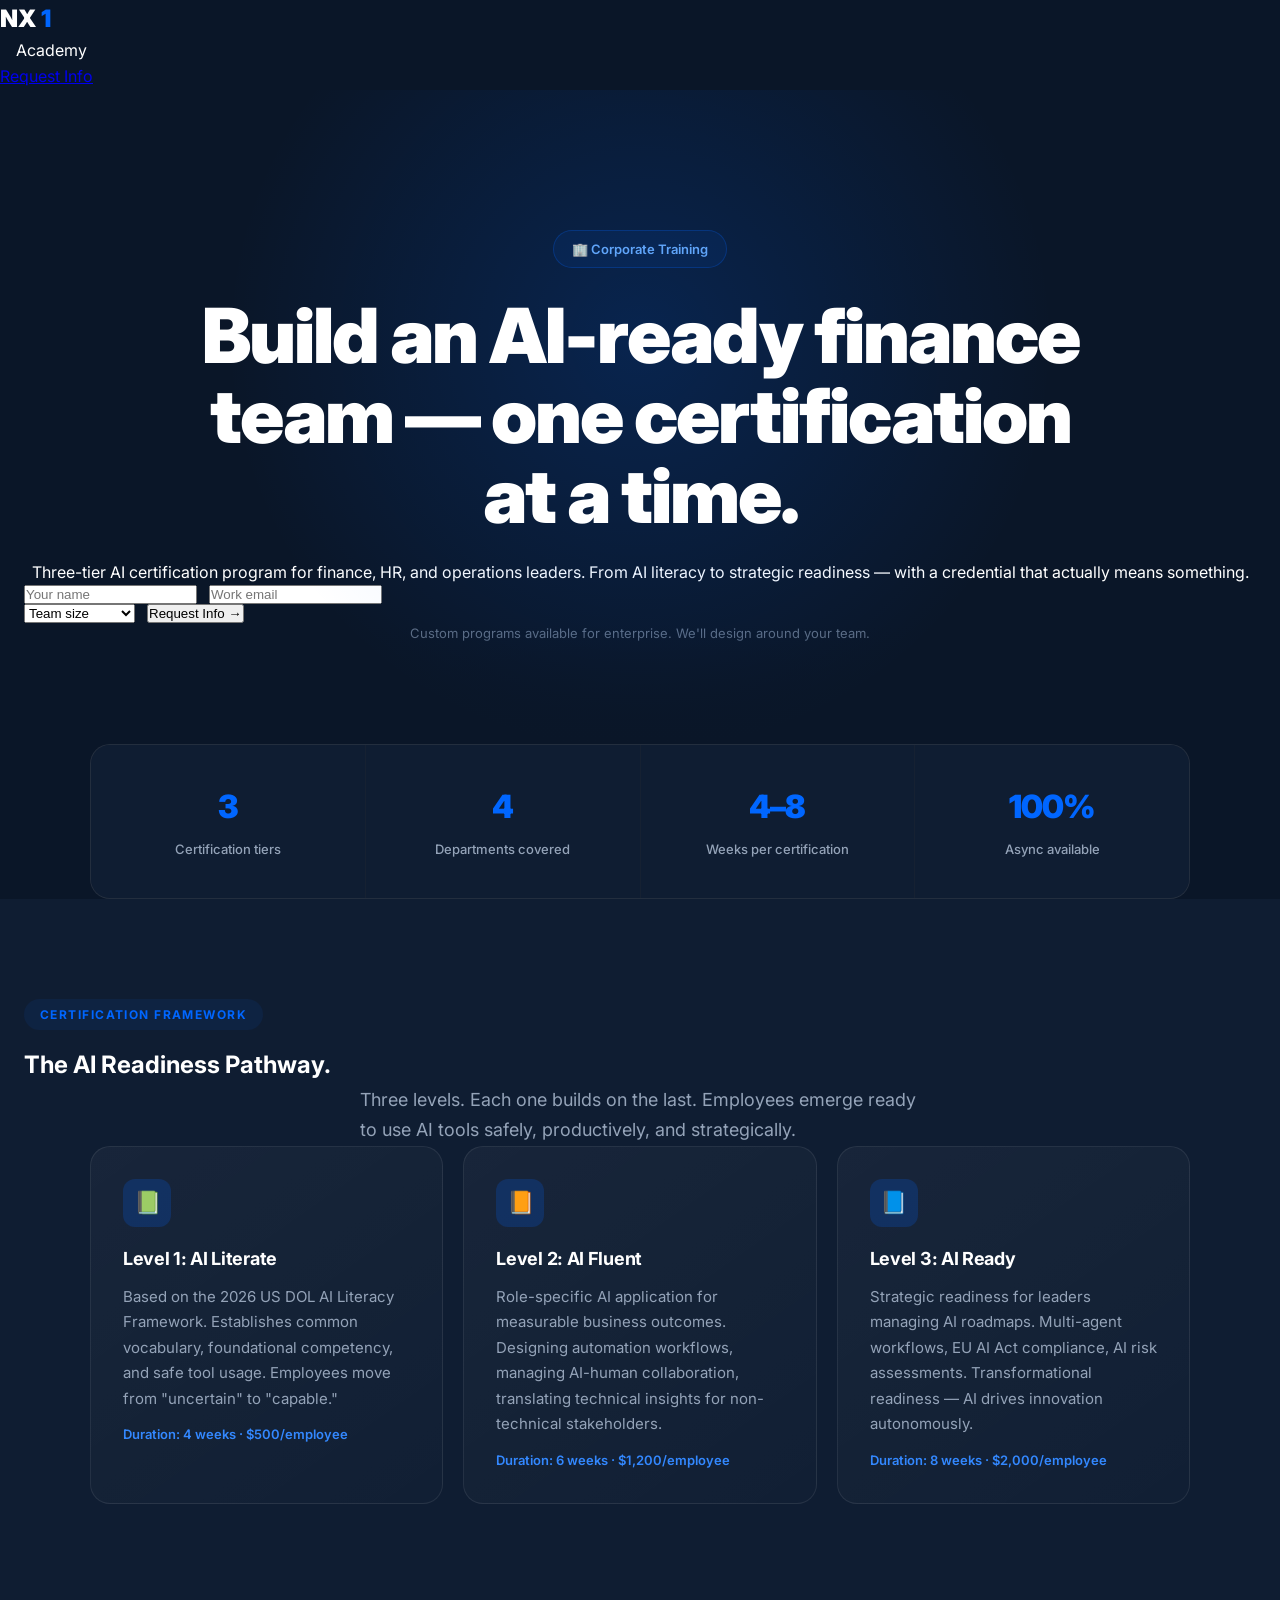
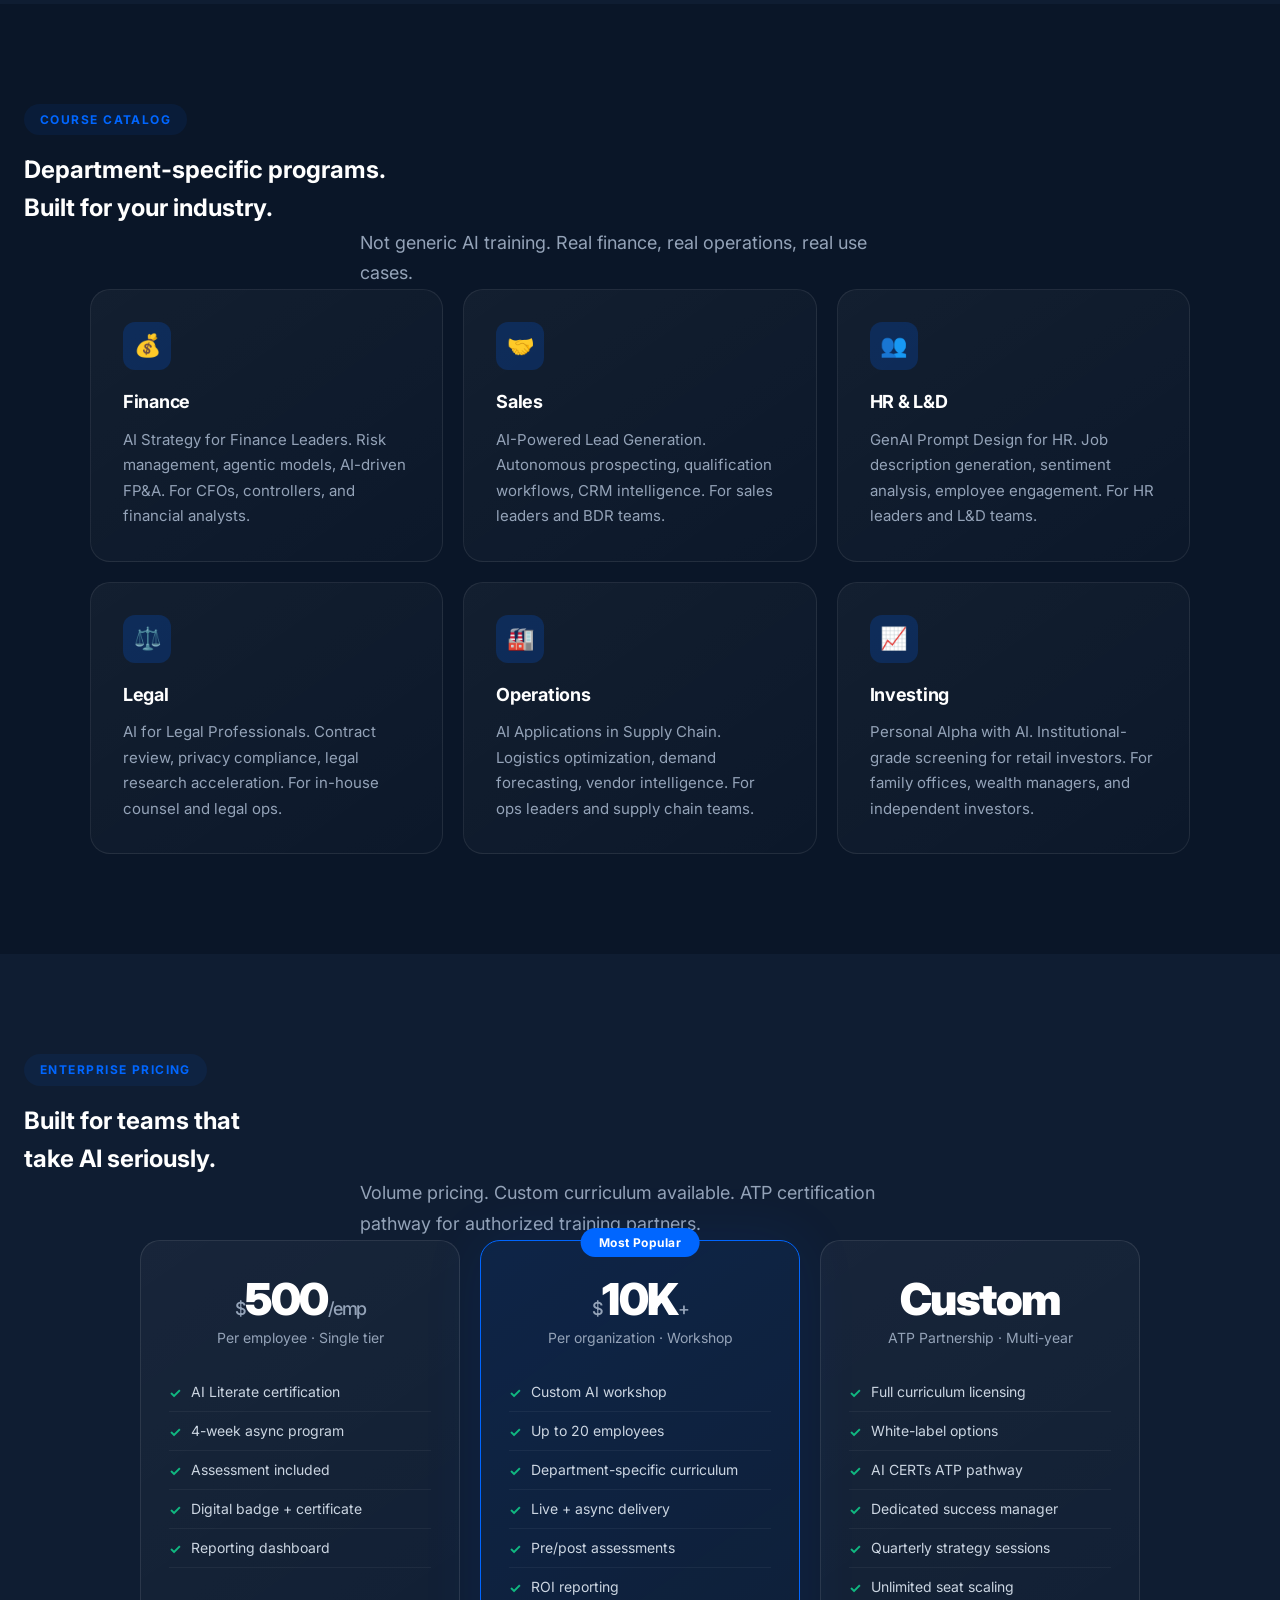
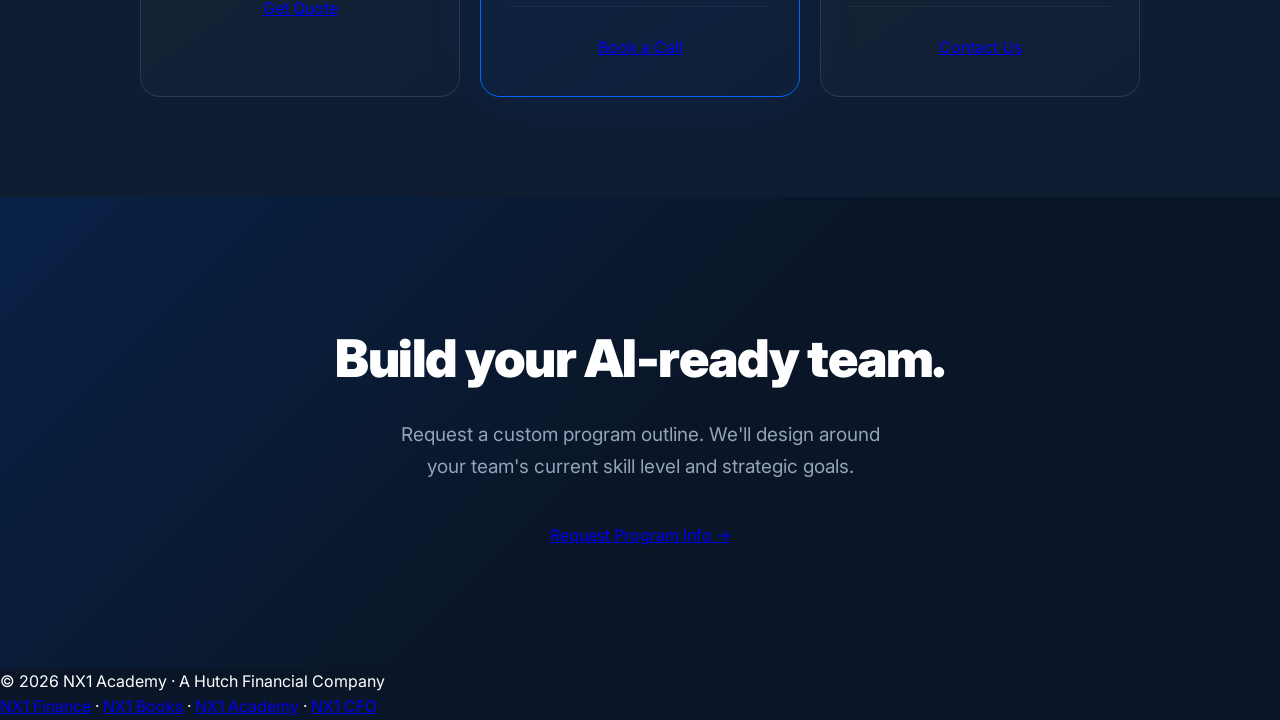
<file: academy.html>
<!DOCTYPE html>
<html lang="en">
<head>
  <meta charset="UTF-8">
  <meta name="viewport" content="width=device-width, initial-scale=1.0">
  <title>NX1 Academy — AI Certification for Finance Teams</title>
  <meta name="description" content="AI certification for your finance team. AI Literate → AI Fluent → AI Ready. Corporate training programs for HR, L&D, and CFOs building AI-ready organizations.">
  <link rel="stylesheet" href="css/styles.css">
  <link rel="icon" type="image/svg+xml" href="data:image/svg+xml,<svg xmlns='http://www.w3.org/2000/svg' viewBox='0 0 100 100'><text y='.9em' font-size='90'>⚡</text></svg>">
</head>
<body>

<nav>
  <div>
    <a href="index.html" class="nav-logo">NX<span>1</span></a>
    <span class="nav-brand" style="margin-left:16px;">Academy</span>
  </div>
  <a href="#waitlist" class="cta-btn">Request Info</a>
</nav>

<!-- HERO -->
<section class="hero">
  <div class="hero-badge">🏢 Corporate Training</div>
  <h1>Build an <span class="highlight">AI-ready</span> finance team — one certification at a time.</h1>
  <p class="sub">Three-tier AI certification program for finance, HR, and operations leaders. From AI literacy to strategic readiness — with a credential that actually means something.</p>

  <div id="waitlist">
    <form class="waitlist-form" id="academy-form" action="https://formspree.io/f/xvzvorjg" method="POST">
      <div class="form-row">
        <input type="text" name="name" placeholder="Your name" required>
        <input type="email" name="email" placeholder="Work email" required>
      </div>
      <div class="form-row">
        <select name="team_size" required>
          <option value="">Team size</option>
          <option>1–5 people</option>
          <option>6–20 people</option>
          <option>21–100 people</option>
          <option>100+ people</option>
        </select>
        <button type="submit">Request Info →</button>
      </div>
      <input type="hidden" name="product" value="NX1 Academy">
      <p class="form-note">Custom programs available for enterprise. We'll design around your team.</p>
    </form>
    <div class="success-msg" id="academy-success">✅ Inquiry received! Our team will be in touch within 24 hours.</div>
  </div>
</section>

<!-- STATS -->
<div class="stats-bar">
  <div class="stat-item"><span class="stat-num">3</span><span class="stat-label">Certification tiers</span></div>
  <div class="stat-item"><span class="stat-num">4</span><span class="stat-label">Departments covered</span></div>
  <div class="stat-item"><span class="stat-num">4–8</span><span class="stat-label">Weeks per certification</span></div>
  <div class="stat-item"><span class="stat-num">100%</span><span class="stat-label">Async available</span></div>
</div>

<!-- CERTIFICATION TIERS -->
<section class="section-dark">
  <p class="section-label">Certification Framework</p>
  <h2>The AI Readiness Pathway.</h2>
  <p class="section-sub">Three levels. Each one builds on the last. Employees emerge ready to use AI tools safely, productively, and strategically.</p>

  <div class="cards-grid">
    <div class="card">
      <div class="card-icon">📗</div>
      <h3>Level 1: AI Literate</h3>
      <p>Based on the 2026 US DOL AI Literacy Framework. Establishes common vocabulary, foundational competency, and safe tool usage. Employees move from "uncertain" to "capable."</p>
      <p style="margin-top:12px;color:var(--blue-light);font-size:13px;font-weight:600;">Duration: 4 weeks · $500/employee</p>
    </div>
    <div class="card">
      <div class="card-icon">📙</div>
      <h3>Level 2: AI Fluent</h3>
      <p>Role-specific AI application for measurable business outcomes. Designing automation workflows, managing AI-human collaboration, translating technical insights for non-technical stakeholders.</p>
      <p style="margin-top:12px;color:var(--blue-light);font-size:13px;font-weight:600;">Duration: 6 weeks · $1,200/employee</p>
    </div>
    <div class="card">
      <div class="card-icon">📘</div>
      <h3>Level 3: AI Ready</h3>
      <p>Strategic readiness for leaders managing AI roadmaps. Multi-agent workflows, EU AI Act compliance, AI risk assessments. Transformational readiness — AI drives innovation autonomously.</p>
      <p style="margin-top:12px;color:var(--blue-light);font-size:13px;font-weight:600;">Duration: 8 weeks · $2,000/employee</p>
    </div>
  </div>
</section>

<!-- DEPARTMENT CATALOG -->
<section>
  <p class="section-label">Course Catalog</p>
  <h2>Department-specific programs. <br>Built for your industry.</h2>
  <p class="section-sub">Not generic AI training. Real finance, real operations, real use cases.</p>

  <div class="cards-grid">
    <div class="card">
      <div class="card-icon">💰</div>
      <h3>Finance</h3>
      <p>AI Strategy for Finance Leaders. Risk management, agentic models, AI-driven FP&A. For CFOs, controllers, and financial analysts.</p>
    </div>
    <div class="card">
      <div class="card-icon">🤝</div>
      <h3>Sales</h3>
      <p>AI-Powered Lead Generation. Autonomous prospecting, qualification workflows, CRM intelligence. For sales leaders and BDR teams.</p>
    </div>
    <div class="card">
      <div class="card-icon">👥</div>
      <h3>HR & L&D</h3>
      <p>GenAI Prompt Design for HR. Job description generation, sentiment analysis, employee engagement. For HR leaders and L&D teams.</p>
    </div>
    <div class="card">
      <div class="card-icon">⚖️</div>
      <h3>Legal</h3>
      <p>AI for Legal Professionals. Contract review, privacy compliance, legal research acceleration. For in-house counsel and legal ops.</p>
    </div>
    <div class="card">
      <div class="card-icon">🏭</div>
      <h3>Operations</h3>
      <p>AI Applications in Supply Chain. Logistics optimization, demand forecasting, vendor intelligence. For ops leaders and supply chain teams.</p>
    </div>
    <div class="card">
      <div class="card-icon">📈</div>
      <h3>Investing</h3>
      <p>Personal Alpha with AI. Institutional-grade screening for retail investors. For family offices, wealth managers, and independent investors.</p>
    </div>
  </div>
</section>

<!-- PRICING -->
<section class="section-dark">
  <p class="section-label">Enterprise Pricing</p>
  <h2>Built for teams that <br>take AI seriously.</h2>
  <p class="section-sub">Volume pricing. Custom curriculum available. ATP certification pathway for authorized training partners.</p>

  <div class="pricing-grid">
    <div class="pricing-tier">
      <div class="price"><span>$</span>500<span>/emp</span></div>
      <div class="price-note">Per employee · Single tier</div>
      <ul>
        <li>AI Literate certification</li>
        <li>4-week async program</li>
        <li>Assessment included</li>
        <li>Digital badge + certificate</li>
        <li>Reporting dashboard</li>
      </ul>
      <a href="#waitlist" class="cta-btn" style="display:block;text-align:center;">Get Quote</a>
    </div>
    <div class="pricing-tier featured">
      <div class="price"><span>$</span>10K<span>+ </span></div>
      <div class="price-note">Per organization · Workshop</div>
      <ul>
        <li>Custom AI workshop</li>
        <li>Up to 20 employees</li>
        <li>Department-specific curriculum</li>
        <li>Live + async delivery</li>
        <li>Pre/post assessments</li>
        <li>ROI reporting</li>
      </ul>
      <a href="#waitlist" class="cta-btn" style="display:block;text-align:center;">Book a Call</a>
    </div>
    <div class="pricing-tier">
      <div class="price">Custom</div>
      <div class="price-note">ATP Partnership · Multi-year</div>
      <ul>
        <li>Full curriculum licensing</li>
        <li>White-label options</li>
        <li>AI CERTs ATP pathway</li>
        <li>Dedicated success manager</li>
        <li>Quarterly strategy sessions</li>
        <li>Unlimited seat scaling</li>
      </ul>
      <a href="#waitlist" class="cta-btn" style="display:block;text-align:center;">Contact Us</a>
    </div>
  </div>
</section>

<!-- CTA -->
<section class="cta-section">
  <h2>Build your AI-ready team.</h2>
  <p>Request a custom program outline. We'll design around your team's current skill level and strategic goals.</p>
  <a href="#waitlist" class="cta-btn" style="font-size:16px;padding:14px 32px;">Request Program Info →</a>
</section>

<!-- FOOTER -->
<footer>
  <div>© 2026 NX1 Academy · A Hutch Financial Company</div>
  <div>
    <a href="index.html">NX1 Finance</a> ·
    <a href="books.html">NX1 Books</a> ·
    <a href="academy.html">NX1 Academy</a> ·
    <a href="cfo.html">NX1 CFO</a>
  </div>
</footer>

<script>
  document.getElementById('academy-form').addEventListener('submit', function(e) {
    e.preventDefault();
    var form = this;
    var btn = form.querySelector('button');
    btn.textContent = 'Submitting...';
    btn.disabled = true;
    fetch(form.action, { method: 'POST', body: new FormData(form), headers: { 'Accept': 'application/json' } })
      .then(function() {
        form.style.display = 'none';
        document.getElementById('academy-success').style.display = 'block';
      })
      .catch(function() {
        btn.textContent = 'Request Info →';
        btn.disabled = false;
      });
  });
</script>

</body>
</html>
</file>
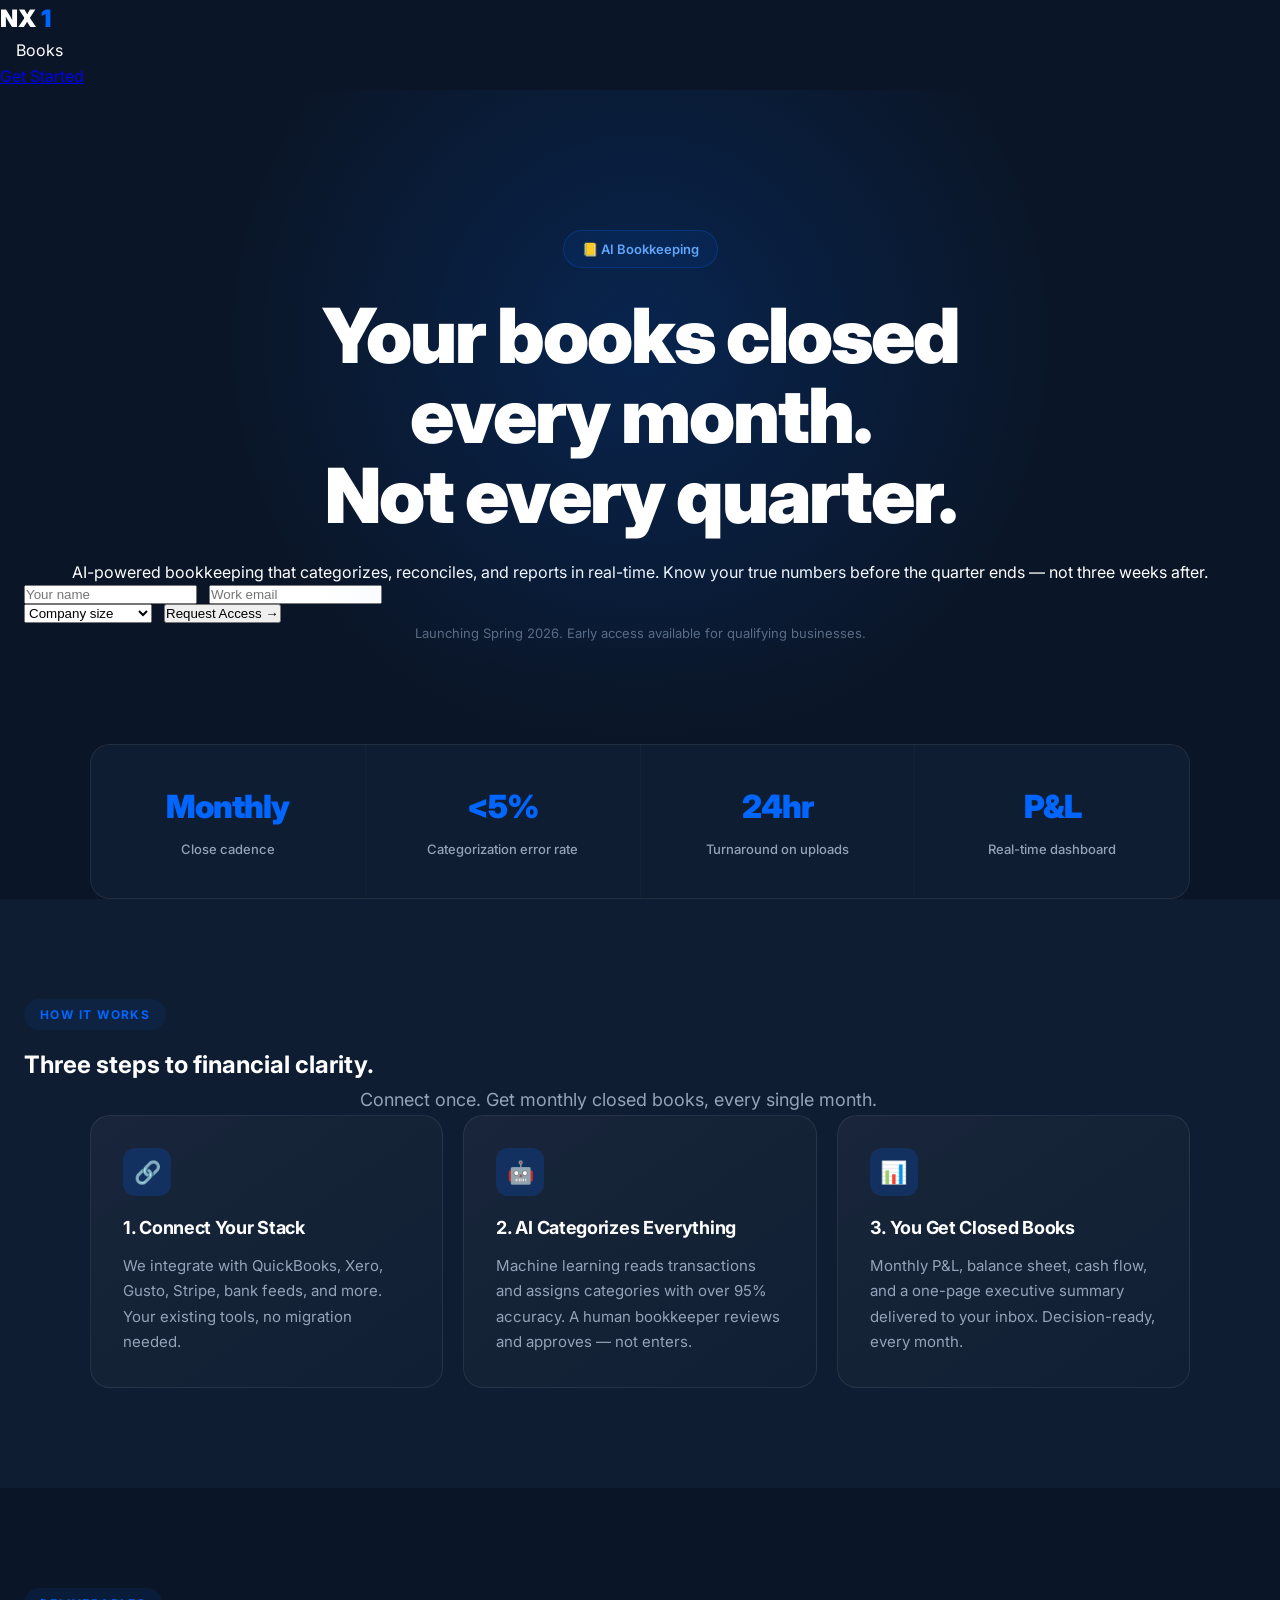
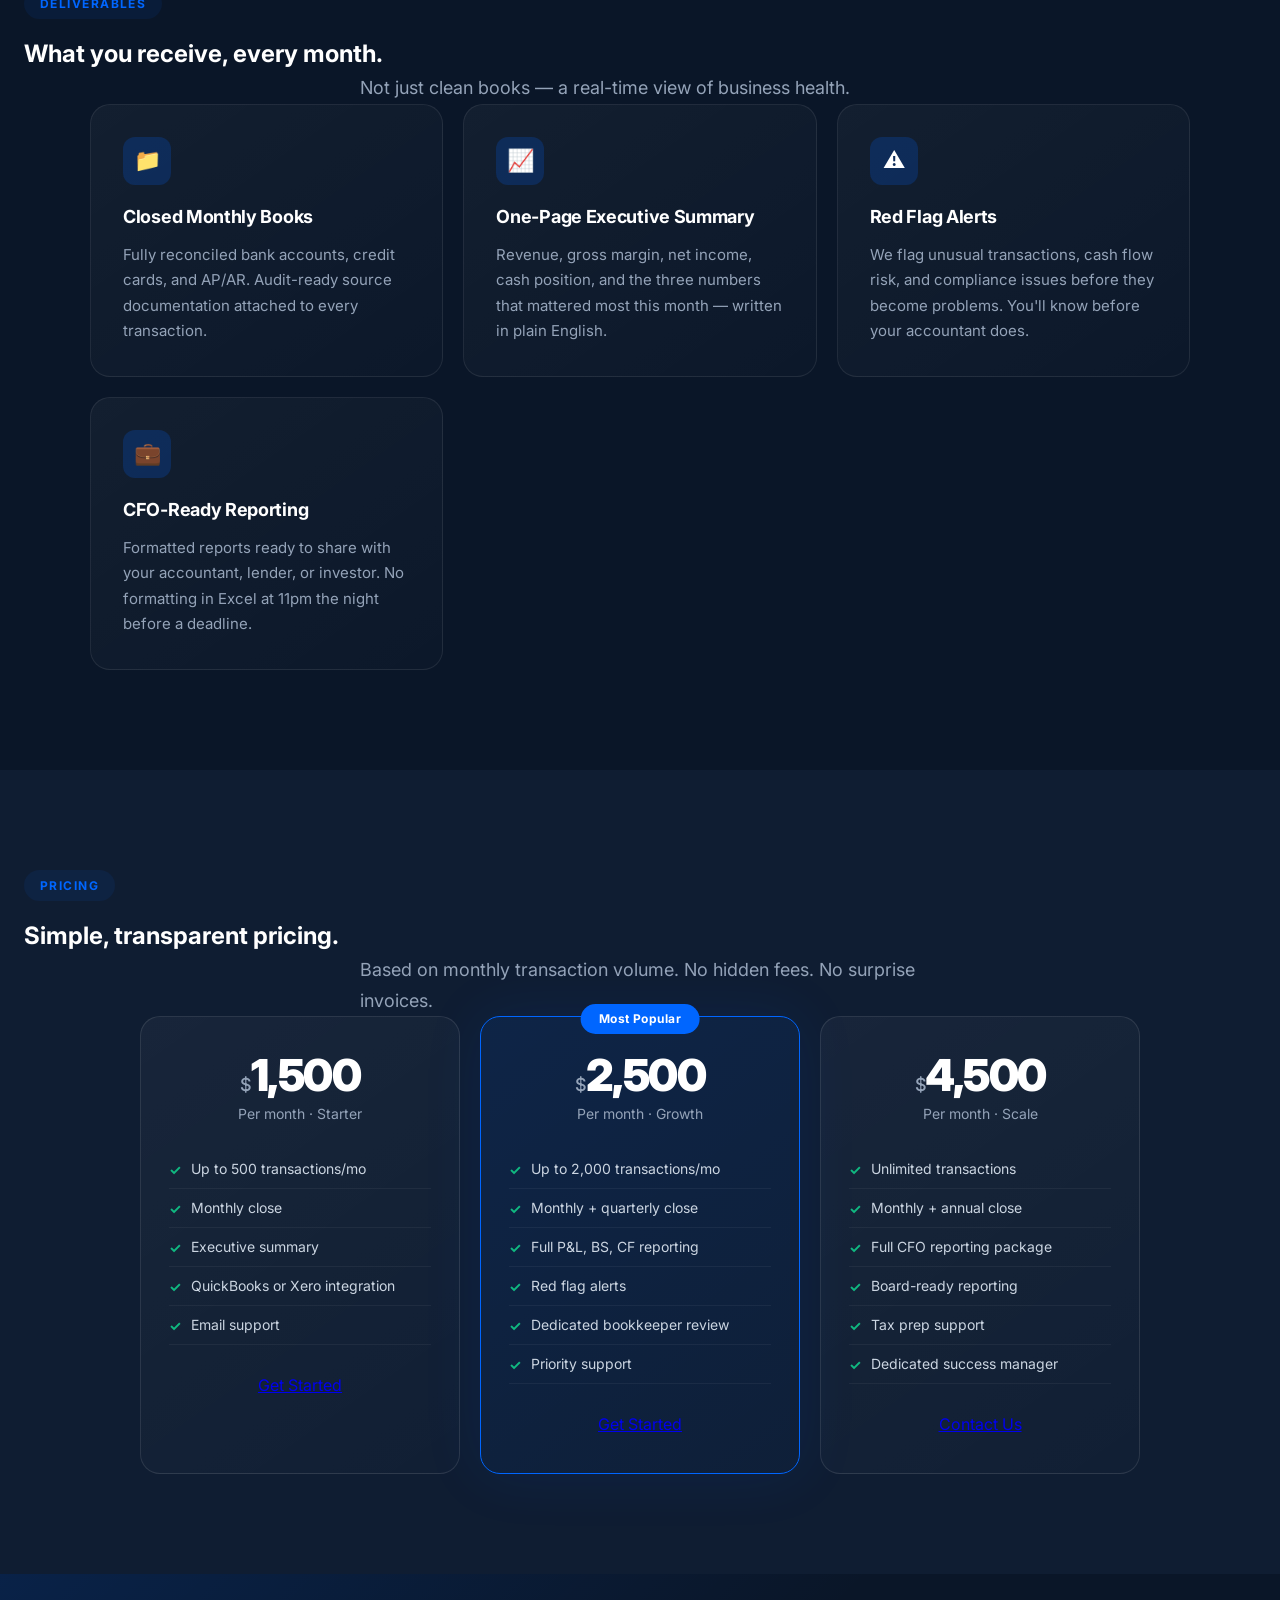
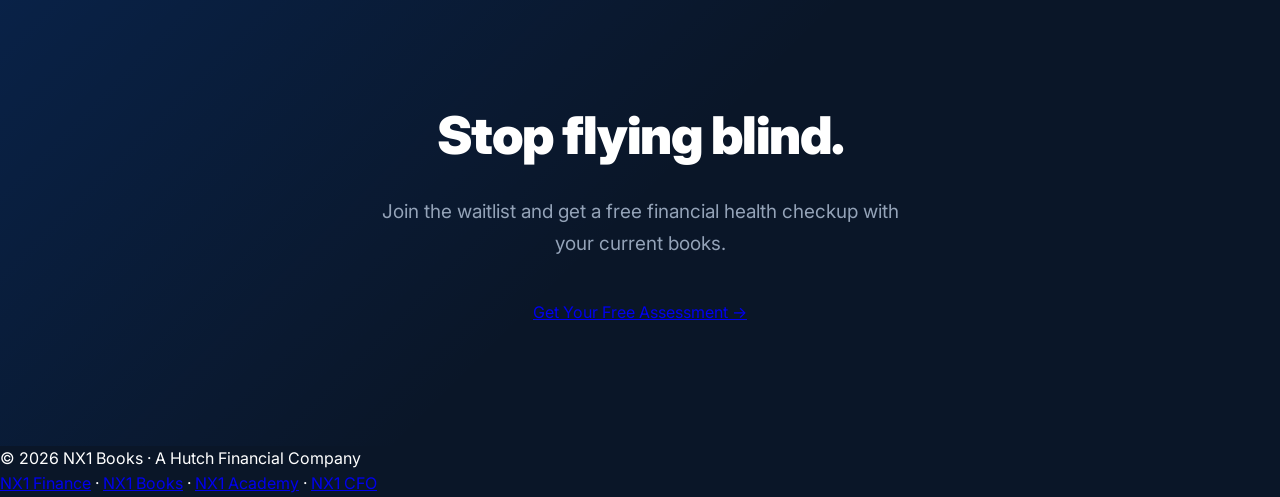
<file: books.html>
<!DOCTYPE html>
<html lang="en">
<head>
  <meta charset="UTF-8">
  <meta name="viewport" content="width=device-width, initial-scale=1.0">
  <title>NX1 Books — AI-Powered Bookkeeping for Growing Businesses</title>
  <meta name="description" content="Financial closed books every month — not every quarter. NX1 Books uses AI to categorize, reconcile, and report so you can make decisions with real numbers.">
  <link rel="stylesheet" href="css/styles.css">
  <link rel="icon" type="image/svg+xml" href="data:image/svg+xml,<svg xmlns='http://www.w3.org/2000/svg' viewBox='0 0 100 100'><text y='.9em' font-size='90'>⚡</text></svg>">
</head>
<body>

<nav>
  <div>
    <a href="index.html" class="nav-logo">NX<span>1</span></a>
    <span class="nav-brand" style="margin-left:16px;">Books</span>
  </div>
  <a href="#waitlist" class="cta-btn">Get Started</a>
</nav>

<!-- HERO -->
<section class="hero">
  <div class="hero-badge">📒 AI Bookkeeping</div>
  <h1>Your books closed <br><span class="highlight">every month.</span><br>Not every quarter.</h1>
  <p class="sub">AI-powered bookkeeping that categorizes, reconciles, and reports in real-time. Know your true numbers before the quarter ends — not three weeks after.</p>

  <div id="waitlist">
    <form class="waitlist-form" id="books-form" action="https://formspree.io/f/mqegkbjg" method="POST">
      <div class="form-row">
        <input type="text" name="name" placeholder="Your name" required>
        <input type="email" name="email" placeholder="Work email" required>
      </div>
      <div class="form-row">
        <select name="company_size" required>
          <option value="">Company size</option>
          <option>1–5 employees</option>
          <option>6–20 employees</option>
          <option>21–50 employees</option>
          <option>50+ employees</option>
        </select>
        <button type="submit">Request Access →</button>
      </div>
      <input type="hidden" name="product" value="NX1 Books">
      <p class="form-note">Launching Spring 2026. Early access available for qualifying businesses.</p>
    </form>
    <div class="success-msg" id="books-success">✅ You're on the list! We'll reach out to schedule your intro call.</div>
  </div>
</section>

<!-- STATS -->
<div class="stats-bar">
  <div class="stat-item"><span class="stat-num">Monthly</span><span class="stat-label">Close cadence</span></div>
  <div class="stat-item"><span class="stat-num">&lt;5%</span><span class="stat-label">Categorization error rate</span></div>
  <div class="stat-item"><span class="stat-num">24hr</span><span class="stat-label">Turnaround on uploads</span></div>
  <div class="stat-item"><span class="stat-num">P&L</span><span class="stat-label">Real-time dashboard</span></div>
</div>

<!-- HOW IT WORKS -->
<section class="section-dark">
  <p class="section-label">How It Works</p>
  <h2>Three steps to financial clarity.</h2>
  <p class="section-sub">Connect once. Get monthly closed books, every single month.</p>

  <div class="cards-grid">
    <div class="card">
      <div class="card-icon">🔗</div>
      <h3>1. Connect Your Stack</h3>
      <p>We integrate with QuickBooks, Xero, Gusto, Stripe, bank feeds, and more. Your existing tools, no migration needed.</p>
    </div>
    <div class="card">
      <div class="card-icon">🤖</div>
      <h3>2. AI Categorizes Everything</h3>
      <p>Machine learning reads transactions and assigns categories with over 95% accuracy. A human bookkeeper reviews and approves — not enters.</p>
    </div>
    <div class="card">
      <div class="card-icon">📊</div>
      <h3>3. You Get Closed Books</h3>
      <p>Monthly P&L, balance sheet, cash flow, and a one-page executive summary delivered to your inbox. Decision-ready, every month.</p>
    </div>
  </div>
</section>

<!-- WHAT YOU GET -->
<section>
  <p class="section-label">Deliverables</p>
  <h2>What you receive, every month.</h2>
  <p class="section-sub">Not just clean books — a real-time view of business health.</p>

  <div class="cards-grid">
    <div class="card">
      <div class="card-icon">📁</div>
      <h3>Closed Monthly Books</h3>
      <p>Fully reconciled bank accounts, credit cards, and AP/AR. Audit-ready source documentation attached to every transaction.</p>
    </div>
    <div class="card">
      <div class="card-icon">📈</div>
      <h3>One-Page Executive Summary</h3>
      <p>Revenue, gross margin, net income, cash position, and the three numbers that mattered most this month — written in plain English.</p>
    </div>
    <div class="card">
      <div class="card-icon">⚠️</div>
      <h3>Red Flag Alerts</h3>
      <p>We flag unusual transactions, cash flow risk, and compliance issues before they become problems. You'll know before your accountant does.</p>
    </div>
    <div class="card">
      <div class="card-icon">💼</div>
      <h3>CFO-Ready Reporting</h3>
      <p>Formatted reports ready to share with your accountant, lender, or investor. No formatting in Excel at 11pm the night before a deadline.</p>
    </div>
  </div>
</section>

<!-- PRICING -->
<section class="section-dark">
  <p class="section-label">Pricing</p>
  <h2>Simple, transparent pricing.</h2>
  <p class="section-sub">Based on monthly transaction volume. No hidden fees. No surprise invoices.</p>

  <div class="pricing-grid">
    <div class="pricing-tier">
      <div class="price"><span>$</span>1,500</div>
      <div class="price-note">Per month · Starter</div>
      <ul>
        <li>Up to 500 transactions/mo</li>
        <li>Monthly close</li>
        <li>Executive summary</li>
        <li>QuickBooks or Xero integration</li>
        <li>Email support</li>
      </ul>
      <a href="#waitlist" class="cta-btn" style="display:block;text-align:center;">Get Started</a>
    </div>
    <div class="pricing-tier featured">
      <div class="price"><span>$</span>2,500</div>
      <div class="price-note">Per month · Growth</div>
      <ul>
        <li>Up to 2,000 transactions/mo</li>
        <li>Monthly + quarterly close</li>
        <li>Full P&L, BS, CF reporting</li>
        <li>Red flag alerts</li>
        <li>Dedicated bookkeeper review</li>
        <li>Priority support</li>
      </ul>
      <a href="#waitlist" class="cta-btn" style="display:block;text-align:center;">Get Started</a>
    </div>
    <div class="pricing-tier">
      <div class="price"><span>$</span>4,500</div>
      <div class="price-note">Per month · Scale</div>
      <ul>
        <li>Unlimited transactions</li>
        <li>Monthly + annual close</li>
        <li>Full CFO reporting package</li>
        <li>Board-ready reporting</li>
        <li>Tax prep support</li>
        <li>Dedicated success manager</li>
      </ul>
      <a href="#waitlist" class="cta-btn" style="display:block;text-align:center;">Contact Us</a>
    </div>
  </div>
</section>

<!-- CTA -->
<section class="cta-section">
  <h2>Stop flying blind.</h2>
  <p>Join the waitlist and get a free financial health checkup with your current books.</p>
  <a href="#waitlist" class="cta-btn" style="font-size:16px;padding:14px 32px;">Get Your Free Assessment →</a>
</section>

<!-- FOOTER -->
<footer>
  <div>© 2026 NX1 Books · A Hutch Financial Company</div>
  <div>
    <a href="index.html">NX1 Finance</a> ·
    <a href="books.html">NX1 Books</a> ·
    <a href="academy.html">NX1 Academy</a> ·
    <a href="cfo.html">NX1 CFO</a>
  </div>
</footer>

<script>
  document.getElementById('books-form').addEventListener('submit', function(e) {
    e.preventDefault();
    var form = this;
    var btn = form.querySelector('button');
    btn.textContent = 'Submitting...';
    btn.disabled = true;
    fetch(form.action, { method: 'POST', body: new FormData(form), headers: { 'Accept': 'application/json' } })
      .then(function() {
        form.style.display = 'none';
        document.getElementById('books-success').style.display = 'block';
      })
      .catch(function() {
        btn.textContent = 'Request Access →';
        btn.disabled = false;
      });
  });
</script>

</body>
</html>
</file>
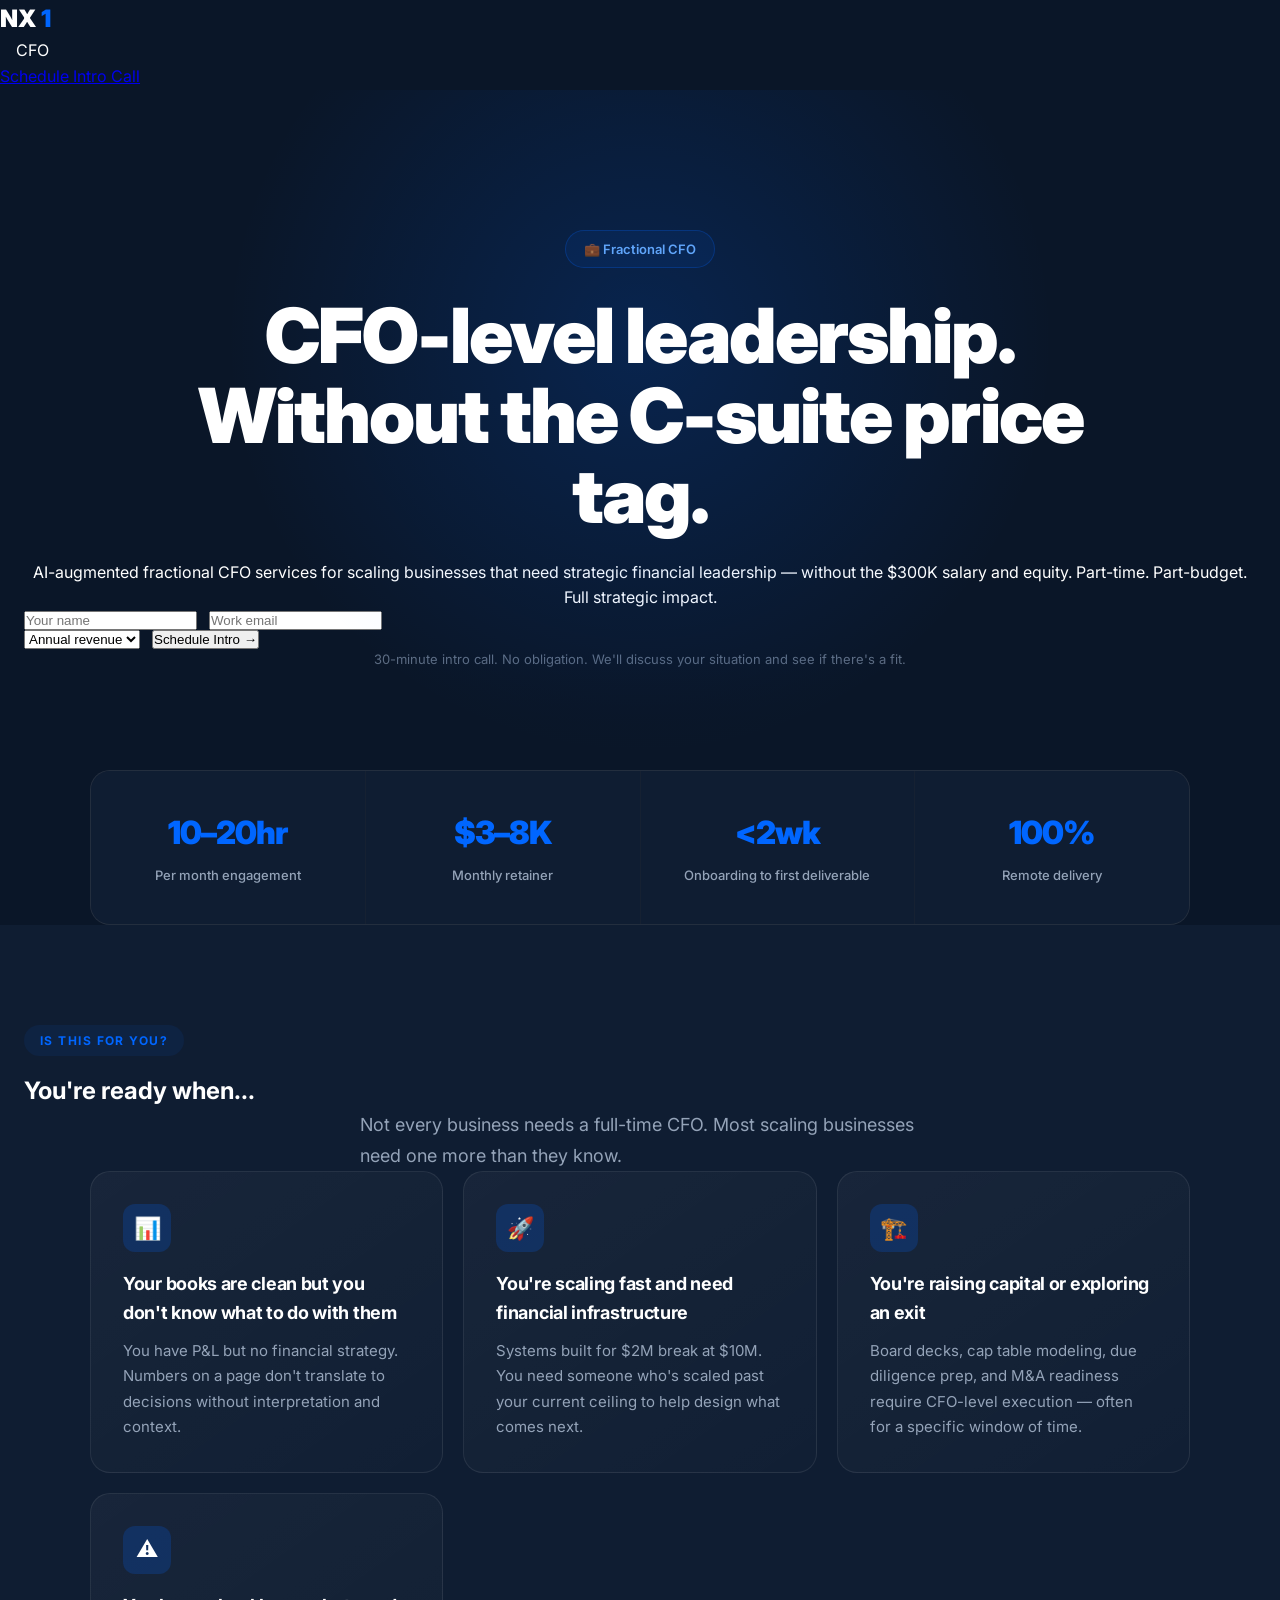
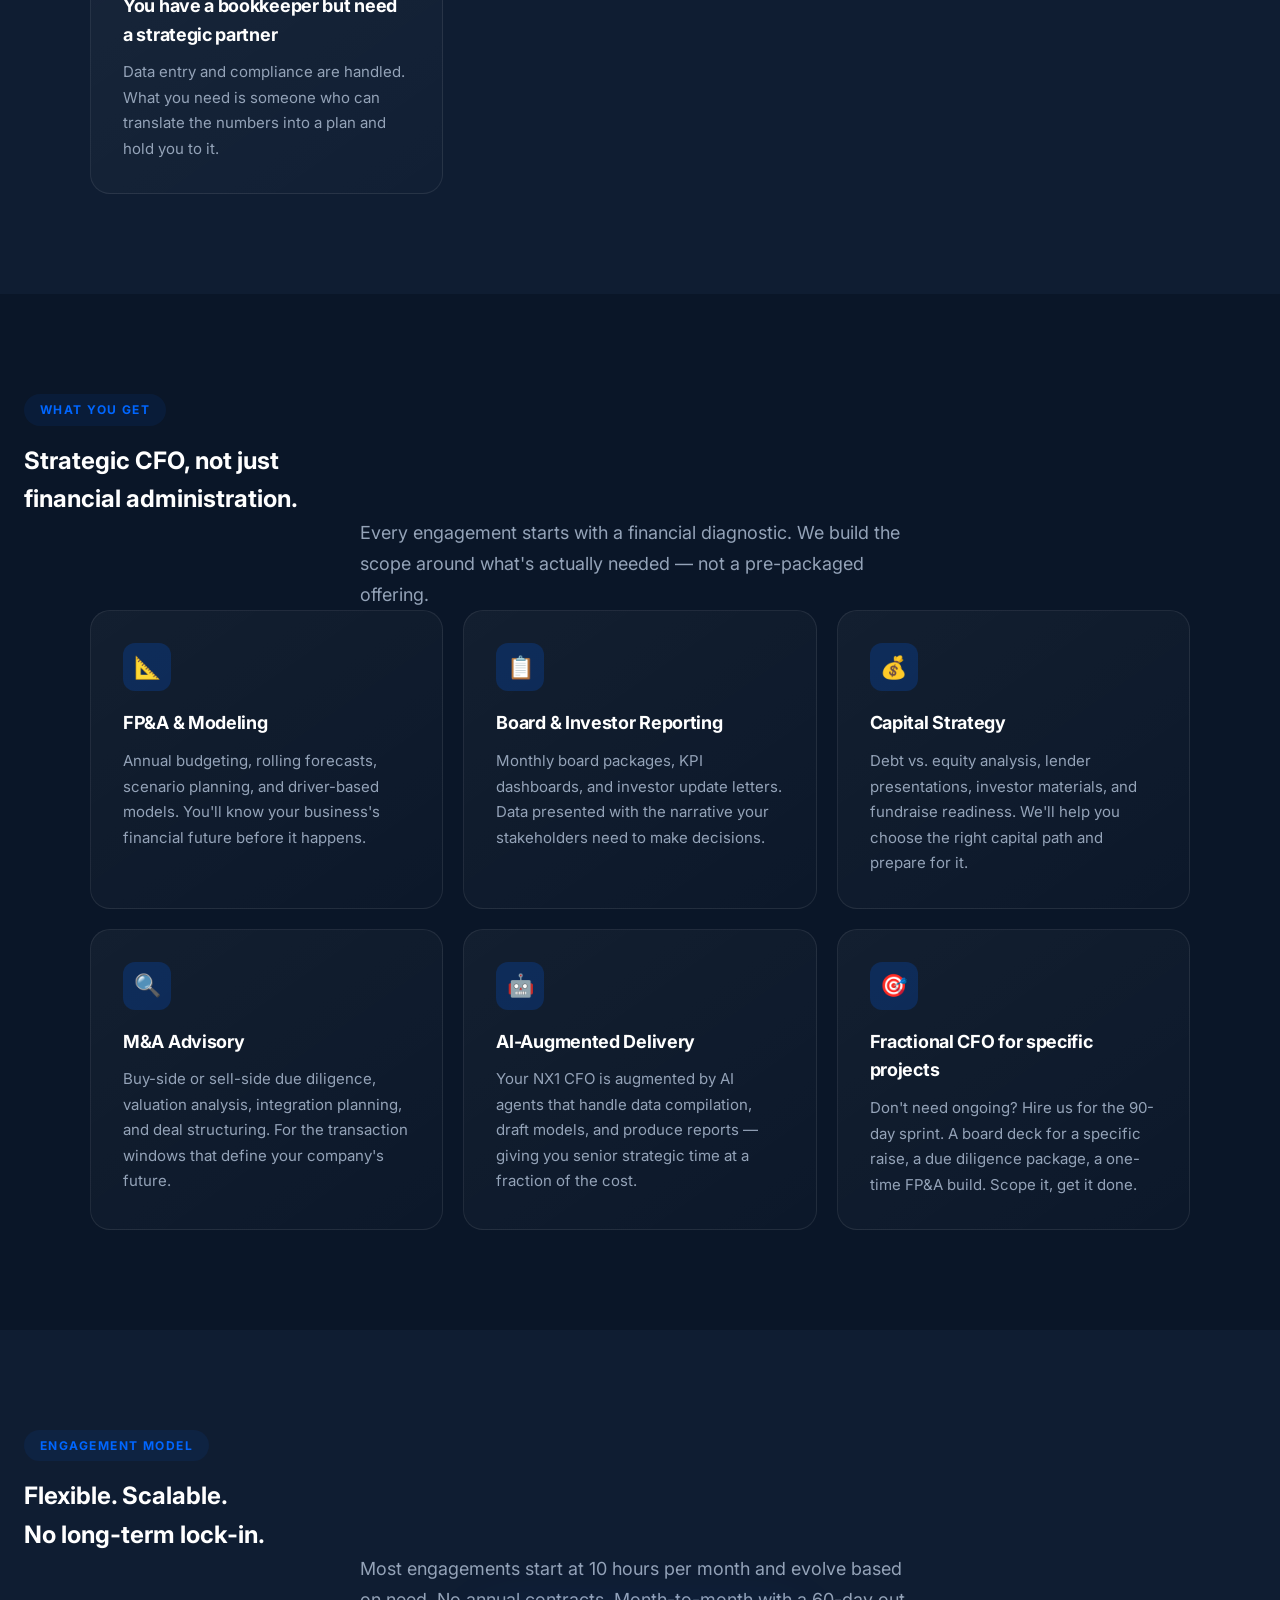
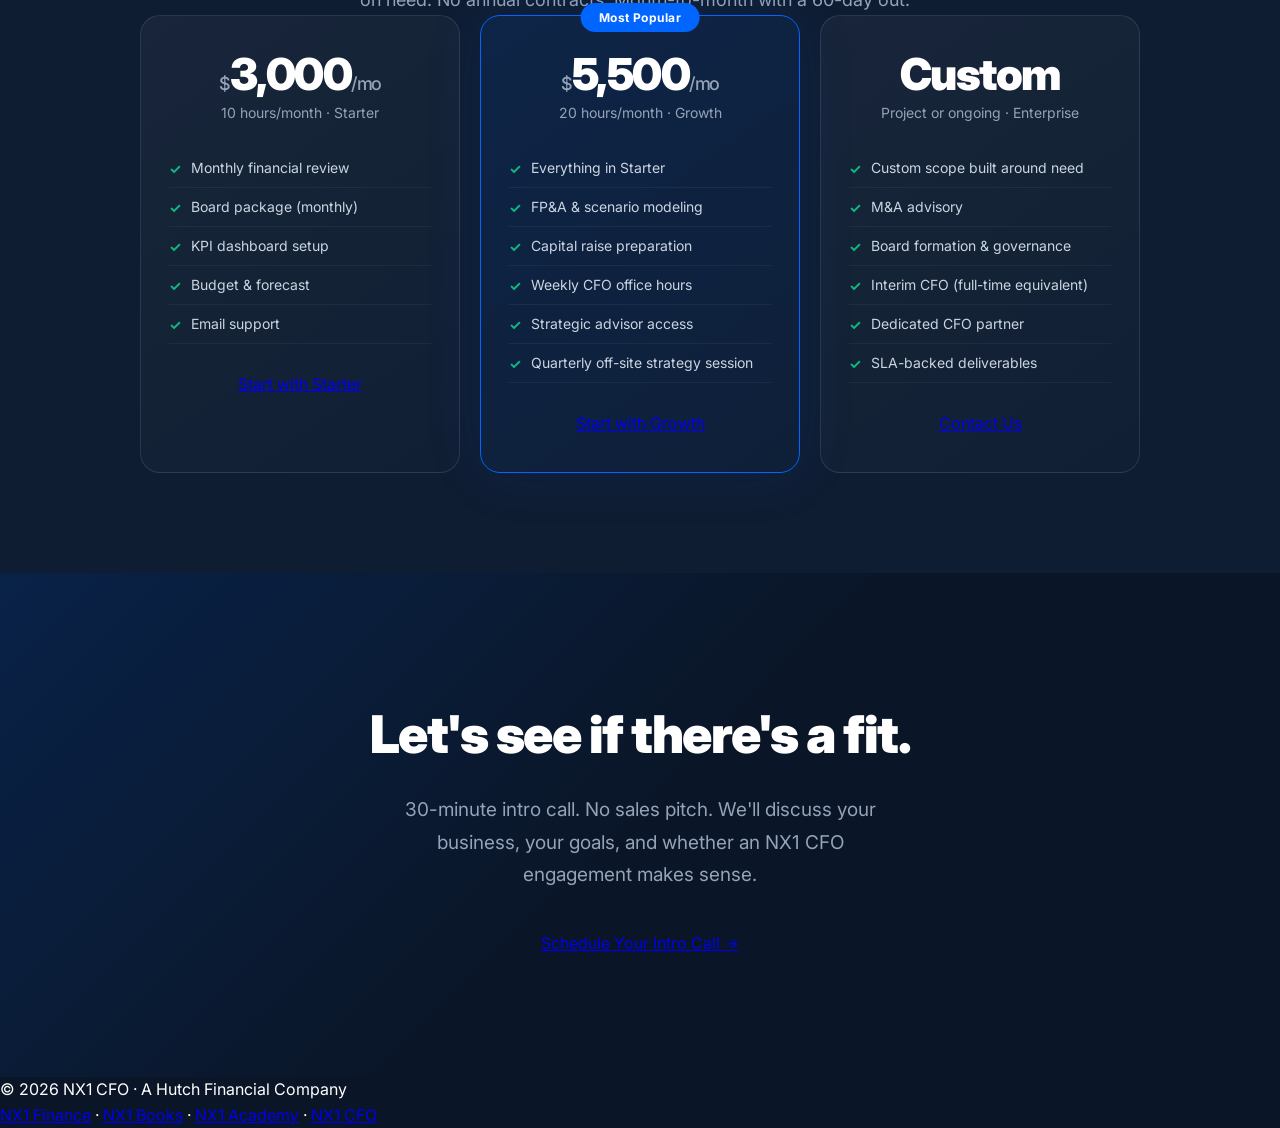
<file: cfo.html>
<!DOCTYPE html>
<html lang="en">
<head>
  <meta charset="UTF-8">
  <meta name="viewport" content="width=device-width, initial-scale=1.0">
  <title>NX1 CFO — Fractional AI-Augmented CFO for Scaling Businesses</title>
  <meta name="description" content="Strategic CFO capacity without the full-time salary. AI-augmented financial leadership for scaling SMBs. FP&A, capital markets, M&A advisory.">
  <link rel="stylesheet" href="css/styles.css">
  <link rel="icon" type="image/svg+xml" href="data:image/svg+xml,<svg xmlns='http://www.w3.org/2000/svg' viewBox='0 0 100 100'><text y='.9em' font-size='90'>⚡</text></svg>">
</head>
<body>

<nav>
  <div>
    <a href="index.html" class="nav-logo">NX<span>1</span></a>
    <span class="nav-brand" style="margin-left:16px;">CFO</span>
  </div>
  <a href="#waitlist" class="cta-btn">Schedule Intro Call</a>
</nav>

<!-- HERO -->
<section class="hero">
  <div class="hero-badge">💼 Fractional CFO</div>
  <h1>CFO-level leadership. <br><span class="highlight">Without the C-suite price tag.</span></h1>
  <p class="sub">AI-augmented fractional CFO services for scaling businesses that need strategic financial leadership — without the $300K salary and equity. Part-time. Part-budget. Full strategic impact.</p>

  <div id="waitlist">
    <form class="waitlist-form" id="cfo-form" action="https://formspree.io/f/mqegkbvg" method="POST">
      <div class="form-row">
        <input type="text" name="name" placeholder="Your name" required>
        <input type="email" name="email" placeholder="Work email" required>
      </div>
      <div class="form-row">
        <select name="revenue_range" required>
          <option value="">Annual revenue</option>
          <option>Under $1M</option>
          <option>$1M – $5M</option>
          <option>$5M – $20M</option>
          <option>$20M – $50M</option>
          <option>$50M+</option>
        </select>
        <button type="submit">Schedule Intro →</button>
      </div>
      <input type="hidden" name="product" value="NX1 CFO">
      <p class="form-note">30-minute intro call. No obligation. We'll discuss your situation and see if there's a fit.</p>
    </form>
    <div class="success-msg" id="cfo-success">✅ Inquiry received! We'll reach out within 24 hours to schedule your intro call.</div>
  </div>
</section>

<!-- STATS -->
<div class="stats-bar">
  <div class="stat-item"><span class="stat-num">10–20hr</span><span class="stat-label">Per month engagement</span></div>
  <div class="stat-item"><span class="stat-num">$3–8K</span><span class="stat-label">Monthly retainer</span></div>
  <div class="stat-item"><span class="stat-num">&lt;2wk</span><span class="stat-label">Onboarding to first deliverable</span></div>
  <div class="stat-item"><span class="stat-num">100%</span><span class="stat-label">Remote delivery</span></div>
</div>

<!-- WHO IT'S FOR -->
<section class="section-dark">
  <p class="section-label">Is This For You?</p>
  <h2>You're ready when...</h2>
  <p class="section-sub">Not every business needs a full-time CFO. Most scaling businesses need one more than they know.</p>

  <div class="cards-grid">
    <div class="card">
      <div class="card-icon">📊</div>
      <h3>Your books are clean but you don't know what to do with them</h3>
      <p>You have P&L but no financial strategy. Numbers on a page don't translate to decisions without interpretation and context.</p>
    </div>
    <div class="card">
      <div class="card-icon">🚀</div>
      <h3>You're scaling fast and need financial infrastructure</h3>
      <p>Systems built for $2M break at $10M. You need someone who's scaled past your current ceiling to help design what comes next.</p>
    </div>
    <div class="card">
      <div class="card-icon">🏗️</div>
      <h3>You're raising capital or exploring an exit</h3>
      <p>Board decks, cap table modeling, due diligence prep, and M&A readiness require CFO-level execution — often for a specific window of time.</p>
    </div>
    <div class="card">
      <div class="card-icon">⚠️</div>
      <h3>You have a bookkeeper but need a strategic partner</h3>
      <p>Data entry and compliance are handled. What you need is someone who can translate the numbers into a plan and hold you to it.</p>
    </div>
  </div>
</section>

<!-- SERVICES -->
<section>
  <p class="section-label">What You Get</p>
  <h2>Strategic CFO, not just <br>financial administration.</h2>
  <p class="section-sub">Every engagement starts with a financial diagnostic. We build the scope around what's actually needed — not a pre-packaged offering.</p>

  <div class="cards-grid">
    <div class="card">
      <div class="card-icon">📐</div>
      <h3>FP&A & Modeling</h3>
      <p>Annual budgeting, rolling forecasts, scenario planning, and driver-based models. You'll know your business's financial future before it happens.</p>
    </div>
    <div class="card">
      <div class="card-icon">📋</div>
      <h3>Board & Investor Reporting</h3>
      <p>Monthly board packages, KPI dashboards, and investor update letters. Data presented with the narrative your stakeholders need to make decisions.</p>
    </div>
    <div class="card">
      <div class="card-icon">💰</div>
      <h3>Capital Strategy</h3>
      <p>Debt vs. equity analysis, lender presentations, investor materials, and fundraise readiness. We'll help you choose the right capital path and prepare for it.</p>
    </div>
    <div class="card">
      <div class="card-icon">🔍</div>
      <h3>M&A Advisory</h3>
      <p>Buy-side or sell-side due diligence, valuation analysis, integration planning, and deal structuring. For the transaction windows that define your company's future.</p>
    </div>
    <div class="card">
      <div class="card-icon">🤖</div>
      <h3>AI-Augmented Delivery</h3>
      <p>Your NX1 CFO is augmented by AI agents that handle data compilation, draft models, and produce reports — giving you senior strategic time at a fraction of the cost.</p>
    </div>
    <div class="card">
      <div class="card-icon">🎯</div>
      <h3>Fractional CFO for specific projects</h3>
      <p>Don't need ongoing? Hire us for the 90-day sprint. A board deck for a specific raise, a due diligence package, a one-time FP&A build. Scope it, get it done.</p>
    </div>
  </div>
</section>

<!-- PRICING -->
<section class="section-dark">
  <p class="section-label">Engagement Model</p>
  <h2>Flexible. Scalable. <br>No long-term lock-in.</h2>
  <p class="section-sub">Most engagements start at 10 hours per month and evolve based on need. No annual contracts. Month-to-month with a 60-day out.</p>

  <div class="pricing-grid">
    <div class="pricing-tier">
      <div class="price"><span>$</span>3,000<span>/mo</span></div>
      <div class="price-note">10 hours/month · Starter</div>
      <ul>
        <li>Monthly financial review</li>
        <li>Board package (monthly)</li>
        <li>KPI dashboard setup</li>
        <li>Budget & forecast</li>
        <li>Email support</li>
      </ul>
      <a href="#waitlist" class="cta-btn" style="display:block;text-align:center;">Start with Starter</a>
    </div>
    <div class="pricing-tier featured">
      <div class="price"><span>$</span>5,500<span>/mo</span></div>
      <div class="price-note">20 hours/month · Growth</div>
      <ul>
        <li>Everything in Starter</li>
        <li>FP&A & scenario modeling</li>
        <li>Capital raise preparation</li>
        <li>Weekly CFO office hours</li>
        <li>Strategic advisor access</li>
        <li>Quarterly off-site strategy session</li>
      </ul>
      <a href="#waitlist" class="cta-btn" style="display:block;text-align:center;">Start with Growth</a>
    </div>
    <div class="pricing-tier">
      <div class="price">Custom</div>
      <div class="price-note">Project or ongoing · Enterprise</div>
      <ul>
        <li>Custom scope built around need</li>
        <li>M&A advisory</li>
        <li>Board formation & governance</li>
        <li>Interim CFO (full-time equivalent)</li>
        <li>Dedicated CFO partner</li>
        <li>SLA-backed deliverables</li>
      </ul>
      <a href="#waitlist" class="cta-btn" style="display:block;text-align:center;">Contact Us</a>
    </div>
  </div>
</section>

<!-- CTA -->
<section class="cta-section">
  <h2>Let's see if there's a fit.</h2>
  <p>30-minute intro call. No sales pitch. We'll discuss your business, your goals, and whether an NX1 CFO engagement makes sense.</p>
  <a href="#waitlist" class="cta-btn" style="font-size:16px;padding:14px 32px;">Schedule Your Intro Call →</a>
</section>

<!-- FOOTER -->
<footer>
  <div>© 2026 NX1 CFO · A Hutch Financial Company</div>
  <div>
    <a href="index.html">NX1 Finance</a> ·
    <a href="books.html">NX1 Books</a> ·
    <a href="academy.html">NX1 Academy</a> ·
    <a href="cfo.html">NX1 CFO</a>
  </div>
</footer>

<script>
  document.getElementById('cfo-form').addEventListener('submit', function(e) {
    e.preventDefault();
    var form = this;
    var btn = form.querySelector('button');
    btn.textContent = 'Submitting...';
    btn.disabled = true;
    fetch(form.action, { method: 'POST', body: new FormData(form), headers: { 'Accept': 'application/json' } })
      .then(function() {
        form.style.display = 'none';
        document.getElementById('cfo-success').style.display = 'block';
      })
      .catch(function() {
        btn.textContent = 'Schedule Intro →';
        btn.disabled = false;
      });
  });
</script>

</body>
</html>
</file>
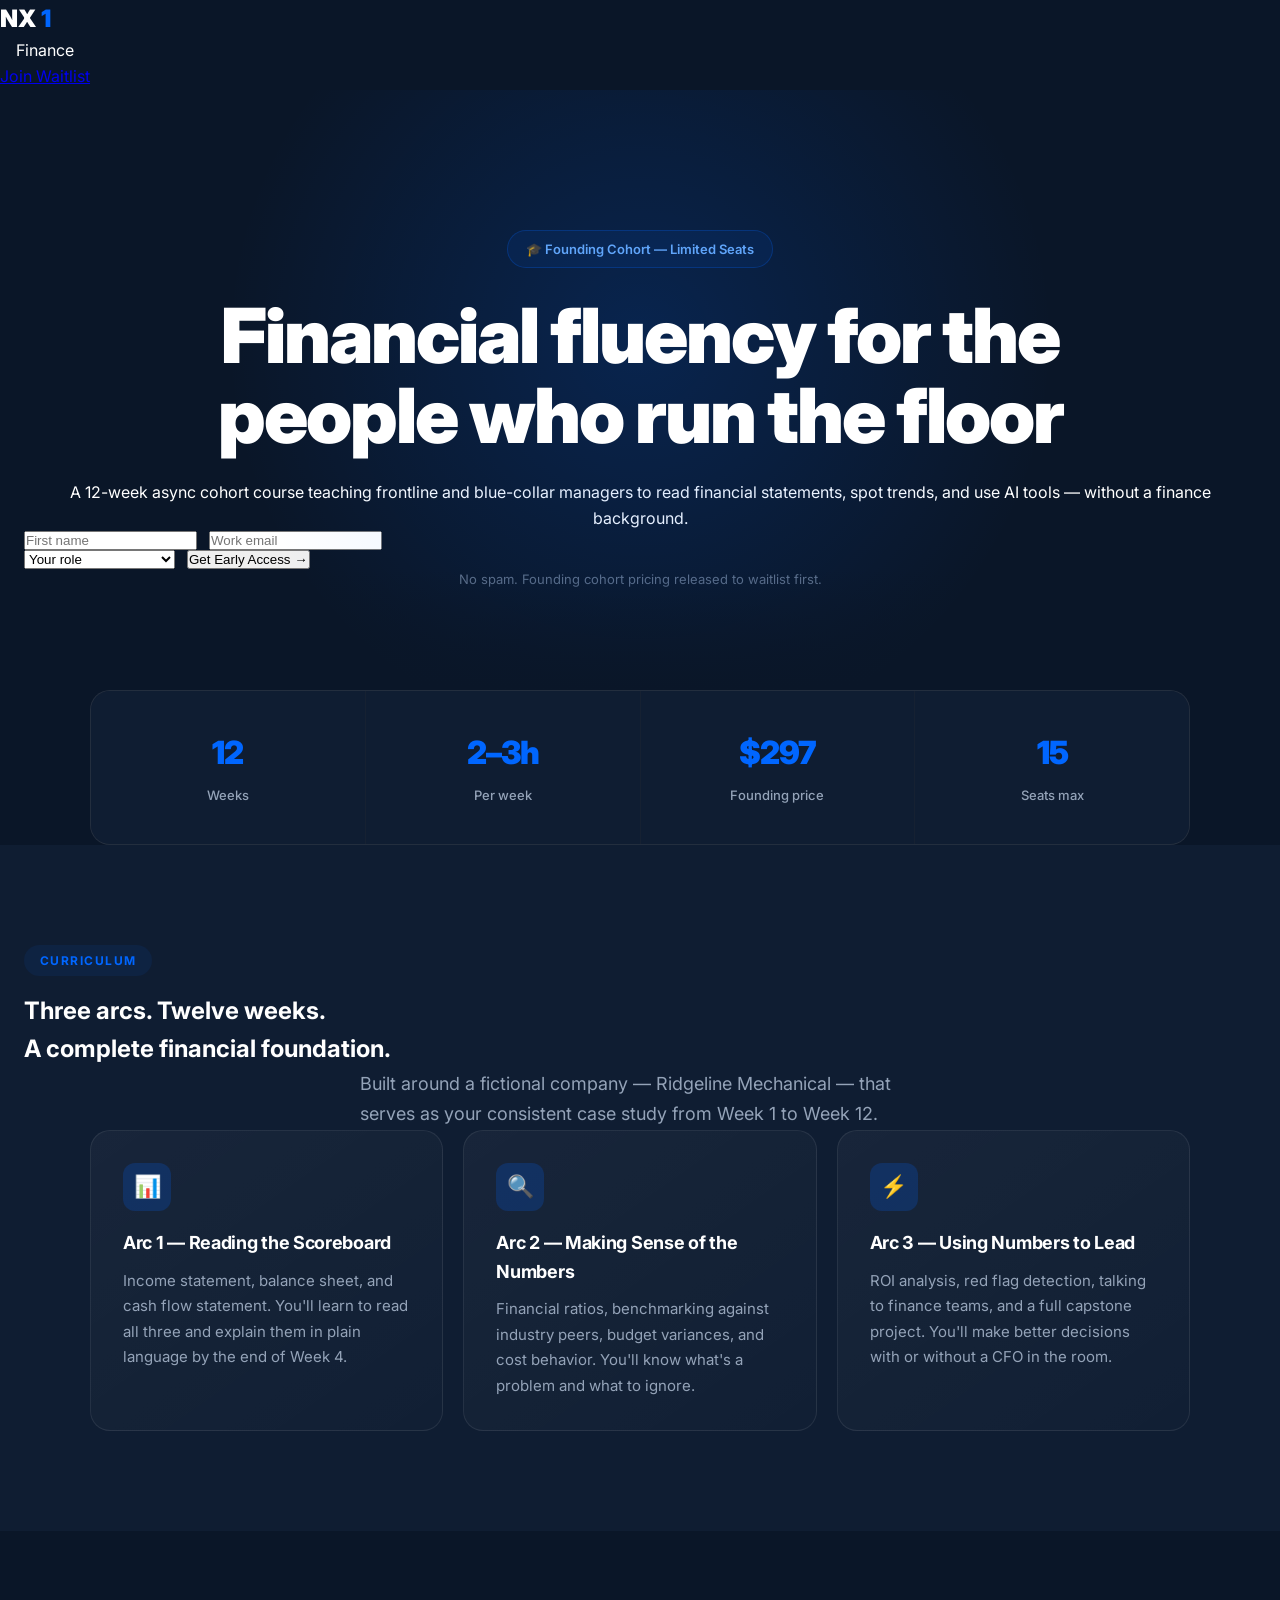
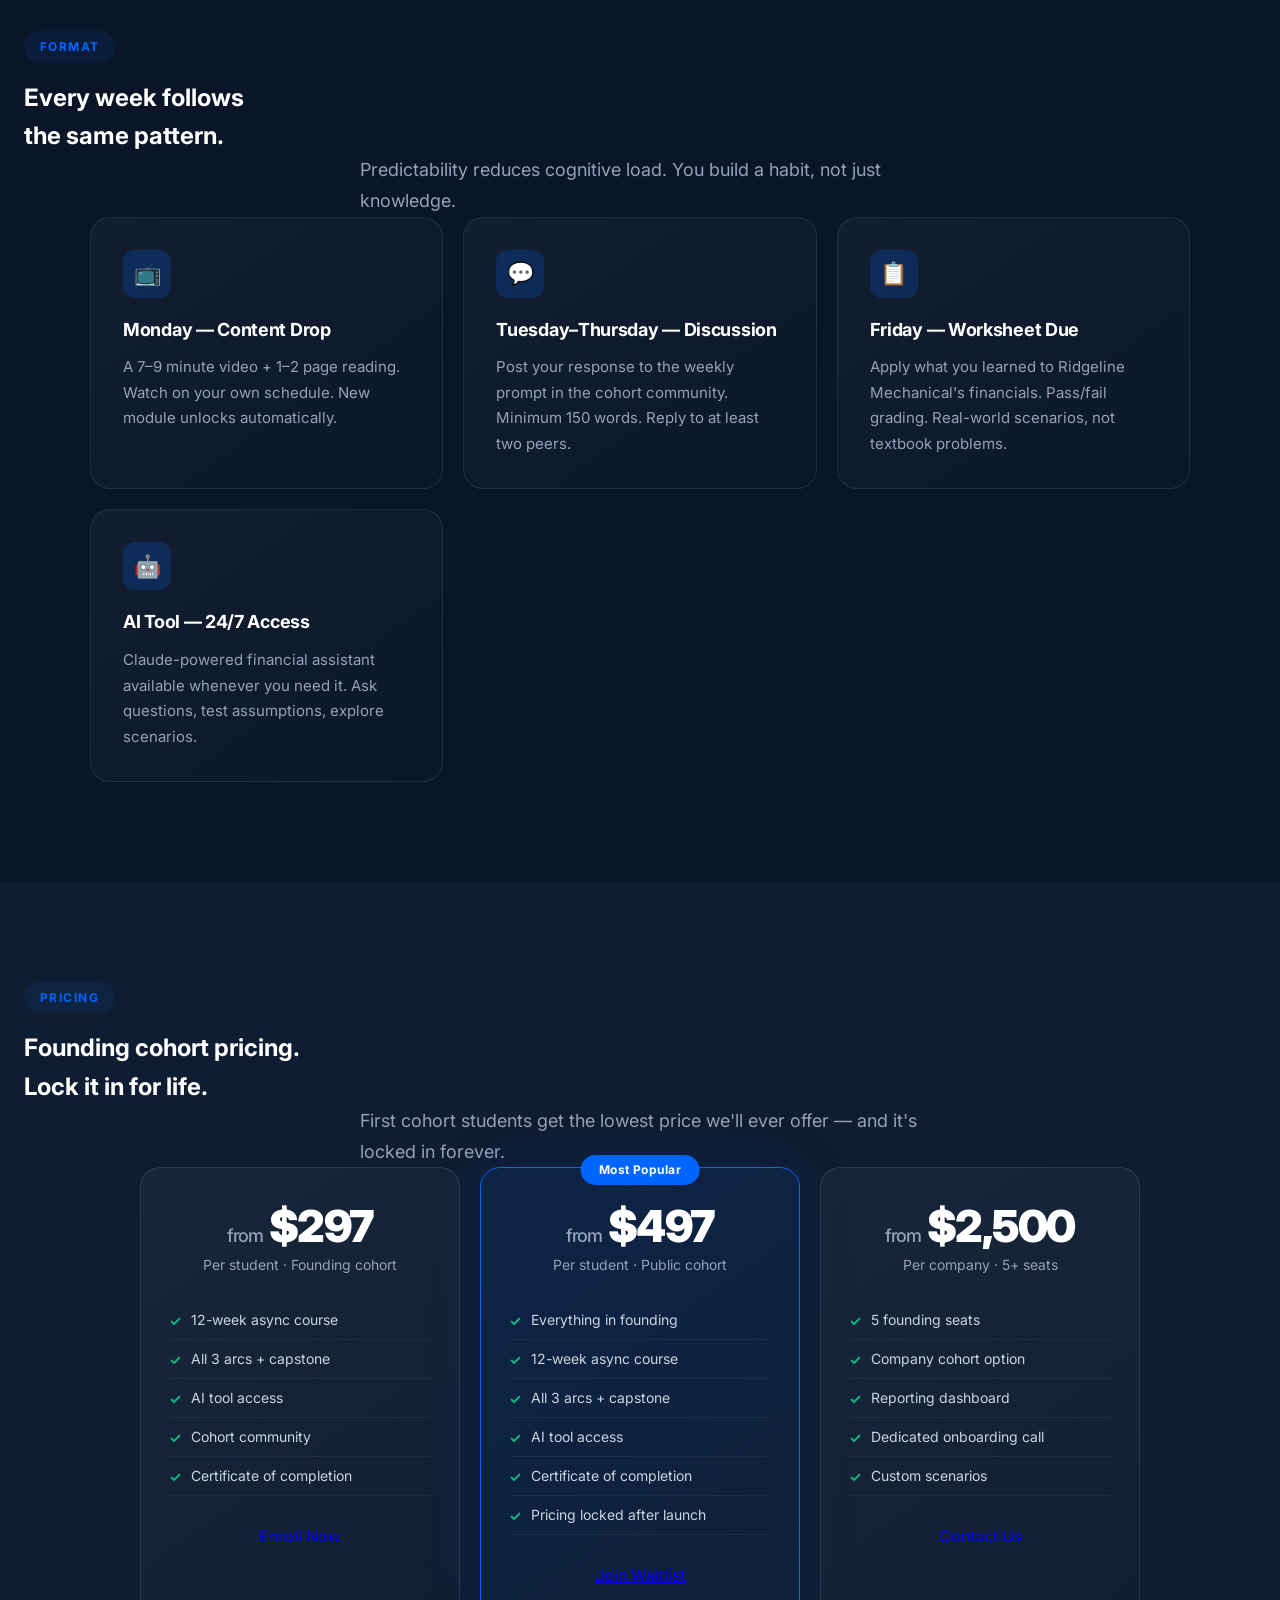
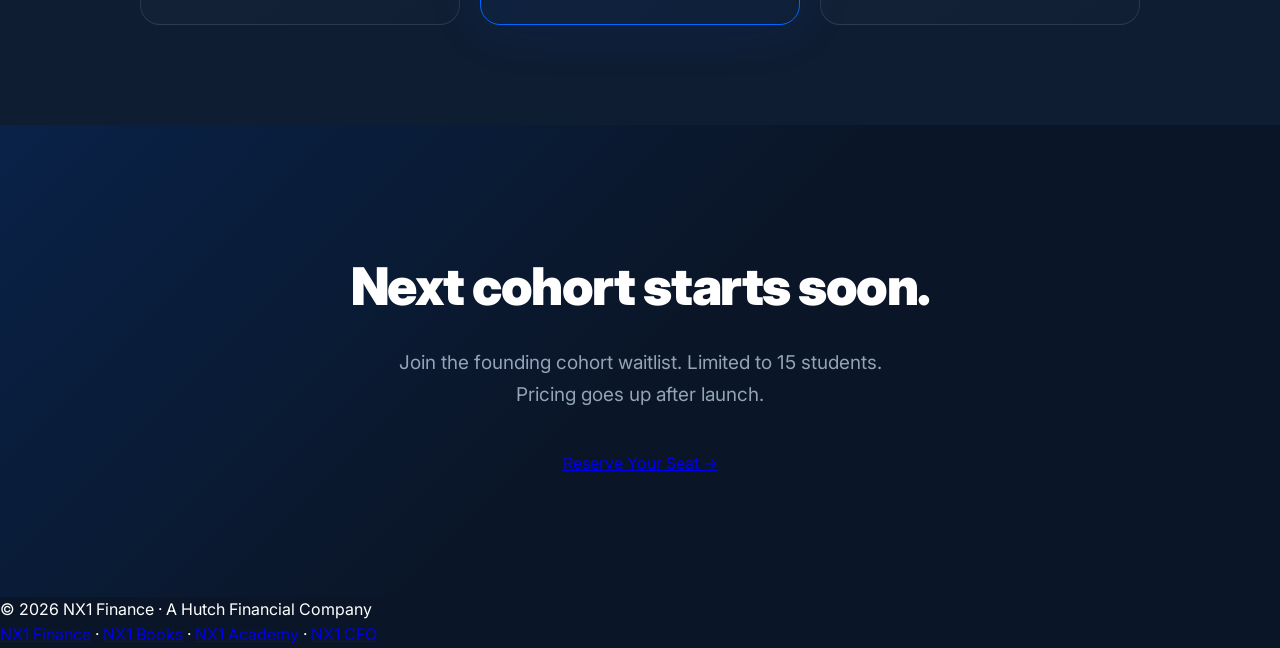
<file: finance.html>
<!DOCTYPE html>
<html lang="en">
<head>
  <meta charset="UTF-8">
  <meta name="viewport" content="width=device-width, initial-scale=1.0">
  <title>NX1 Finance — Financial Literacy for Frontline Managers</title>
  <meta name="description" content="A 12-week async cohort course teaching frontline managers to read financial statements and use AI tools. Enroll in the founding cohort.">
  <link rel="stylesheet" href="css/styles.css">
  <link rel="icon" type="image/svg+xml" href="data:image/svg+xml,<svg xmlns='http://www.w3.org/2000/svg' viewBox='0 0 100 100'><text y='.9em' font-size='90'>⚡</text></svg>">
</head>
<body>

<nav>
  <div>
    <a href="index.html" class="nav-logo">NX<span>1</span></a>
    <span class="nav-brand" style="margin-left:16px;">Finance</span>
  </div>
  <a href="#waitlist" class="cta-btn">Join Waitlist</a>
</nav>

<!-- HERO -->
<section class="hero">
  <div class="hero-badge">🎓 Founding Cohort — Limited Seats</div>
  <h1>Financial fluency for the people <span class="highlight">who run the floor</span></h1>
  <p class="sub">A 12-week async cohort course teaching frontline and blue-collar managers to read financial statements, spot trends, and use AI tools — without a finance background.</p>

  <div id="waitlist">
    <form class="waitlist-form" id="finance-form" action="https://formspree.io/f/nx1finance" method="POST">
      <div class="form-row">
        <input type="text" name="name" placeholder="First name" required>
        <input type="email" name="email" placeholder="Work email" required>
      </div>
      <div class="form-row">
        <select name="role" required>
          <option value="">Your role</option>
          <option>Operations Manager</option>
          <option>Field Supervisor</option>
          <option>Business Owner</option>
          <option>Sales Manager</option>
          <option>HR / People Manager</option>
          <option>Other</option>
        </select>
        <button type="submit">Get Early Access →</button>
      </div>
      <p class="form-note">No spam. Founding cohort pricing released to waitlist first.</p>
    </form>
    <div class="success-msg" id="finance-success">✅ You're on the list! We'll be in touch with founding cohort details.</div>
  </div>
</section>

<!-- STATS -->
<div class="stats-bar">
  <div class="stat-item"><span class="stat-num">12</span><span class="stat-label">Weeks</span></div>
  <div class="stat-item"><span class="stat-num">2–3h</span><span class="stat-label">Per week</span></div>
  <div class="stat-item"><span class="stat-num">$297</span><span class="stat-label">Founding price</span></div>
  <div class="stat-item"><span class="stat-num">15</span><span class="stat-label">Seats max</span></div>
</div>

<!-- WHAT YOU LEARN -->
<section class="section-dark">
  <p class="section-label">Curriculum</p>
  <h2>Three arcs. Twelve weeks. <br>A complete financial foundation.</h2>
  <p class="section-sub">Built around a fictional company — Ridgeline Mechanical — that serves as your consistent case study from Week 1 to Week 12.</p>

  <div class="cards-grid">
    <div class="card">
      <div class="card-icon">📊</div>
      <h3>Arc 1 — Reading the Scoreboard</h3>
      <p>Income statement, balance sheet, and cash flow statement. You'll learn to read all three and explain them in plain language by the end of Week 4.</p>
    </div>
    <div class="card">
      <div class="card-icon">🔍</div>
      <h3>Arc 2 — Making Sense of the Numbers</h3>
      <p>Financial ratios, benchmarking against industry peers, budget variances, and cost behavior. You'll know what's a problem and what to ignore.</p>
    </div>
    <div class="card">
      <div class="card-icon">⚡</div>
      <h3>Arc 3 — Using Numbers to Lead</h3>
      <p>ROI analysis, red flag detection, talking to finance teams, and a full capstone project. You'll make better decisions with or without a CFO in the room.</p>
    </div>
  </div>
</section>

<!-- WEEKLY RHYTHM -->
<section>
  <p class="section-label">Format</p>
  <h2>Every week follows <br>the same pattern.</h2>
  <p class="section-sub">Predictability reduces cognitive load. You build a habit, not just knowledge.</p>

  <div class="cards-grid">
    <div class="card">
      <div class="card-icon">📺</div>
      <h3>Monday — Content Drop</h3>
      <p>A 7–9 minute video + 1–2 page reading. Watch on your own schedule. New module unlocks automatically.</p>
    </div>
    <div class="card">
      <div class="card-icon">💬</div>
      <h3>Tuesday–Thursday — Discussion</h3>
      <p>Post your response to the weekly prompt in the cohort community. Minimum 150 words. Reply to at least two peers.</p>
    </div>
    <div class="card">
      <div class="card-icon">📋</div>
      <h3>Friday — Worksheet Due</h3>
      <p>Apply what you learned to Ridgeline Mechanical's financials. Pass/fail grading. Real-world scenarios, not textbook problems.</p>
    </div>
    <div class="card">
      <div class="card-icon">🤖</div>
      <h3>AI Tool — 24/7 Access</h3>
      <p>Claude-powered financial assistant available whenever you need it. Ask questions, test assumptions, explore scenarios.</p>
    </div>
  </div>
</section>

<!-- PRICING -->
<section class="section-dark">
  <p class="section-label">Pricing</p>
  <h2>Founding cohort pricing. <br>Lock it in for life.</h2>
  <p class="section-sub">First cohort students get the lowest price we'll ever offer — and it's locked in forever.</p>

  <div class="pricing-grid">
    <div class="pricing-tier">
      <div class="price"><span>from</span> $297</div>
      <div class="price-note">Per student · Founding cohort</div>
      <ul>
        <li>12-week async course</li>
        <li>All 3 arcs + capstone</li>
        <li>AI tool access</li>
        <li>Cohort community</li>
        <li>Certificate of completion</li>
      </ul>
      <a href="#waitlist" class="cta-btn" style="display:block;text-align:center;">Enroll Now</a>
    </div>
    <div class="pricing-tier featured">
      <div class="price"><span>from</span> $497</div>
      <div class="price-note">Per student · Public cohort</div>
      <ul>
        <li>Everything in founding</li>
        <li>12-week async course</li>
        <li>All 3 arcs + capstone</li>
        <li>AI tool access</li>
        <li>Certificate of completion</li>
        <li>Pricing locked after launch</li>
      </ul>
      <a href="#waitlist" class="cta-btn" style="display:block;text-align:center;">Join Waitlist</a>
    </div>
    <div class="pricing-tier">
      <div class="price"><span>from</span> $2,500</div>
      <div class="price-note">Per company · 5+ seats</div>
      <ul>
        <li>5 founding seats</li>
        <li>Company cohort option</li>
        <li>Reporting dashboard</li>
        <li>Dedicated onboarding call</li>
        <li>Custom scenarios</li>
      </ul>
      <a href="#waitlist" class="cta-btn" style="display:block;text-align:center;">Contact Us</a>
    </div>
  </div>
</section>

<!-- CTA -->
<section class="cta-section">
  <h2>Next cohort starts soon.</h2>
  <p>Join the founding cohort waitlist. Limited to 15 students. Pricing goes up after launch.</p>
  <a href="#waitlist" class="cta-btn" style="font-size:16px;padding:14px 32px;">Reserve Your Seat →</a>
</section>

<!-- FOOTER -->
<footer>
  <div>© 2026 NX1 Finance · A Hutch Financial Company</div>
  <div>
    <a href="index.html">NX1 Finance</a> ·
    <a href="books.html">NX1 Books</a> ·
    <a href="academy.html">NX1 Academy</a> ·
    <a href="cfo.html">NX1 CFO</a>
  </div>
</footer>

<script>
  document.getElementById('finance-form').addEventListener('submit', function(e) {
    e.preventDefault();
    var form = this;
    var btn = form.querySelector('button');
    btn.textContent = 'Submitting...';
    btn.disabled = true;
    fetch(form.action, { method: 'POST', body: new FormData(form), headers: { 'Accept': 'application/json' } })
      .then(function() {
        form.style.display = 'none';
        document.getElementById('finance-success').style.display = 'block';
      })
      .catch(function() {
        btn.textContent = 'Get Early Access →';
        btn.disabled = false;
      });
  });
</script>

</body>
</html>
</file>
<file: css/styles.css>
/* ============================================
   NX1.us — Design System v2
   Unified Landing + Product Pages
   ============================================ */

@import url('https://fonts.googleapis.com/css2?family=Inter:wght@400;500;600;700;800;900&display=swap');

:root {
  --navy: #0a1628;
  --navy-mid: #0f1d32;
  --navy-light: #162544;
  --blue: #0066ff;
  --blue-light: #3388ff;
  --blue-glow: rgba(0, 102, 255, 0.2);
  --blue-subtle: rgba(0, 102, 255, 0.08);
  --accent: #60a5fa;
  --white: #ffffff;
  --gray-50: #f8fafc;
  --gray-100: #f1f5f9;
  --gray-200: #e2e8f0;
  --gray-300: #cbd5e1;
  --gray-400: #94a3b8;
  --gray-500: #64748b;
  --gray-600: #475569;
  --gray-700: #334155;
  --gray-800: #1e293b;
  --green: #10b981;
  --green-bg: rgba(16, 185, 129, 0.1);
  --orange: #f59e0b;
  --radius: 12px;
  --radius-lg: 20px;
  --transition: 0.25s cubic-bezier(0.4, 0, 0.2, 1);
}

*, *::before, *::after { margin: 0; padding: 0; box-sizing: border-box; }

html { scroll-behavior: smooth; scroll-padding-top: 80px; }

body {
  font-family: 'Inter', -apple-system, BlinkMacSystemFont, 'Segoe UI', sans-serif;
  background: var(--navy);
  color: var(--white);
  line-height: 1.6;
  -webkit-font-smoothing: antialiased;
  -moz-osx-font-smoothing: grayscale;
  overflow-x: hidden;
}

/* ---- NAVIGATION ---- */
.nav {
  position: fixed;
  top: 0;
  left: 0;
  right: 0;
  z-index: 1000;
  padding: 0 32px;
  height: 72px;
  display: flex;
  align-items: center;
  justify-content: space-between;
  background: rgba(10, 22, 40, 0.85);
  backdrop-filter: blur(20px) saturate(180%);
  -webkit-backdrop-filter: blur(20px) saturate(180%);
  border-bottom: 1px solid rgba(255,255,255,0.06);
  transition: background var(--transition);
}

.nav.scrolled {
  background: rgba(10, 22, 40, 0.96);
  box-shadow: 0 4px 30px rgba(0,0,0,0.3);
}

.nav-left {
  display: flex;
  align-items: center;
  gap: 24px;
}

.nav-logo {
  font-size: 24px;
  font-weight: 900;
  letter-spacing: -0.5px;
  color: var(--white);
  text-decoration: none;
  display: flex;
  align-items: center;
  gap: 6px;
}
.nav-logo span { color: var(--blue); }

.nav-links {
  display: flex;
  align-items: center;
  gap: 8px;
  list-style: none;
}

.nav-links a {
  color: var(--gray-400);
  text-decoration: none;
  font-size: 14px;
  font-weight: 500;
  padding: 8px 14px;
  border-radius: 8px;
  transition: color var(--transition), background var(--transition);
}
.nav-links a:hover,
.nav-links a.active {
  color: var(--white);
  background: rgba(255,255,255,0.06);
}

.nav-right {
  display: flex;
  align-items: center;
  gap: 12px;
}

.nav-cta {
  background: var(--blue);
  color: var(--white) !important;
  padding: 10px 22px !important;
  border-radius: 10px !important;
  font-weight: 600 !important;
  font-size: 14px !important;
  text-decoration: none;
  transition: all var(--transition) !important;
  border: none;
  cursor: pointer;
}
.nav-cta:hover {
  background: var(--blue-light) !important;
  transform: translateY(-1px);
  box-shadow: 0 4px 20px rgba(0, 102, 255, 0.4);
}

/* Mobile menu toggle */
.nav-toggle {
  display: none;
  background: none;
  border: none;
  color: var(--white);
  font-size: 24px;
  cursor: pointer;
  padding: 8px;
  line-height: 1;
}

/* ---- HERO ---- */
.hero {
  position: relative;
  text-align: center;
  padding: 140px 24px 100px;
  overflow: hidden;
}

.hero::before {
  content: '';
  position: absolute;
  top: -200px;
  left: 50%;
  transform: translateX(-50%);
  width: 900px;
  height: 900px;
  background: radial-gradient(circle, rgba(0,102,255,0.18) 0%, transparent 65%);
  pointer-events: none;
}

.hero::after {
  content: '';
  position: absolute;
  bottom: 0;
  left: 0;
  right: 0;
  height: 120px;
  background: linear-gradient(to bottom, transparent, var(--navy));
  pointer-events: none;
}

.hero-badge {
  display: inline-flex;
  align-items: center;
  gap: 8px;
  background: var(--blue-subtle);
  border: 1px solid rgba(0,102,255,0.25);
  color: var(--accent);
  font-size: 13px;
  font-weight: 600;
  padding: 8px 18px;
  border-radius: 100px;
  margin-bottom: 28px;
  position: relative;
  z-index: 1;
  animation: fadeInUp 0.6s ease-out;
}

.hero h1 {
  font-size: clamp(40px, 7vw, 76px);
  font-weight: 900;
  letter-spacing: -2px;
  line-height: 1.05;
  margin-bottom: 24px;
  max-width: 900px;
  margin-left: auto;
  margin-right: auto;
  position: relative;
  z-index: 1;
  animation: fadeInUp 0.6s ease-out 0.1s both;
}

.hero h1 .gradient-text {
  background: linear-gradient(135deg, var(--blue-light), var(--accent), #a78bfa);
  -webkit-background-clip: text;
  -webkit-text-fill-color: transparent;
  background-clip: text;
}

.hero .subtitle {
  font-size: clamp(17px, 2.5vw, 21px);
  color: var(--gray-400);
  max-width: 620px;
  margin: 0 auto 48px;
  font-weight: 400;
  line-height: 1.7;
  position: relative;
  z-index: 1;
  animation: fadeInUp 0.6s ease-out 0.2s both;
}

.hero-actions {
  display: flex;
  align-items: center;
  justify-content: center;
  gap: 16px;
  position: relative;
  z-index: 1;
  animation: fadeInUp 0.6s ease-out 0.3s both;
}

.btn-primary {
  display: inline-flex;
  align-items: center;
  gap: 8px;
  background: var(--blue);
  color: var(--white);
  padding: 16px 32px;
  border-radius: 12px;
  font-size: 16px;
  font-weight: 700;
  text-decoration: none;
  transition: all var(--transition);
  border: none;
  cursor: pointer;
}
.btn-primary:hover {
  background: var(--blue-light);
  transform: translateY(-2px);
  box-shadow: 0 8px 30px rgba(0, 102, 255, 0.4);
}

.btn-secondary {
  display: inline-flex;
  align-items: center;
  gap: 8px;
  background: rgba(255,255,255,0.06);
  color: var(--white);
  padding: 16px 32px;
  border-radius: 12px;
  font-size: 16px;
  font-weight: 600;
  text-decoration: none;
  transition: all var(--transition);
  border: 1px solid rgba(255,255,255,0.1);
}
.btn-secondary:hover {
  background: rgba(255,255,255,0.1);
  border-color: rgba(255,255,255,0.2);
  transform: translateY(-2px);
}

/* ---- SECTIONS ---- */
section {
  padding: 100px 24px;
  position: relative;
}

.section-header {
  text-align: center;
  margin-bottom: 64px;
}

.section-label {
  display: inline-block;
  font-size: 12px;
  font-weight: 700;
  letter-spacing: 0.12em;
  text-transform: uppercase;
  color: var(--blue);
  margin-bottom: 16px;
  background: var(--blue-subtle);
  padding: 6px 16px;
  border-radius: 100px;
}

.section-title {
  font-size: clamp(30px, 4.5vw, 48px);
  font-weight: 800;
  letter-spacing: -1.2px;
  line-height: 1.12;
  margin-bottom: 18px;
  max-width: 700px;
  margin-left: auto;
  margin-right: auto;
}

.section-sub {
  font-size: 18px;
  color: var(--gray-400);
  max-width: 560px;
  margin: 0 auto;
  line-height: 1.7;
}

.section-dark { background: var(--navy-mid); }

/* ---- PRODUCT CARDS (Grid on homepage) ---- */
.products-grid {
  display: grid;
  grid-template-columns: repeat(2, 1fr);
  gap: 20px;
  max-width: 1100px;
  margin: 0 auto;
}

.product-card {
  background: linear-gradient(145deg, rgba(255,255,255,0.04), rgba(255,255,255,0.01));
  border: 1px solid rgba(255,255,255,0.08);
  border-radius: var(--radius-lg);
  padding: 36px;
  transition: all var(--transition);
  position: relative;
  overflow: hidden;
  text-decoration: none;
  color: inherit;
  display: block;
}

.product-card::before {
  content: '';
  position: absolute;
  top: 0;
  left: 0;
  right: 0;
  height: 3px;
  background: var(--blue);
  transform: scaleX(0);
  transform-origin: left;
  transition: transform var(--transition);
}

.product-card:hover {
  border-color: rgba(0,102,255,0.35);
  background: linear-gradient(145deg, rgba(0,102,255,0.08), rgba(0,102,255,0.02));
  transform: translateY(-4px);
  box-shadow: 0 20px 60px rgba(0,0,0,0.3);
}

.product-card:hover::before { transform: scaleX(1); }

.product-card-icon {
  width: 52px;
  height: 52px;
  background: var(--blue-glow);
  border-radius: 14px;
  display: flex;
  align-items: center;
  justify-content: center;
  font-size: 24px;
  margin-bottom: 20px;
}

.product-card h3 {
  font-size: 22px;
  font-weight: 800;
  margin-bottom: 10px;
  letter-spacing: -0.5px;
}

.product-card p {
  font-size: 15px;
  color: var(--gray-400);
  line-height: 1.7;
  margin-bottom: 20px;
}

.product-card-link {
  font-size: 14px;
  font-weight: 600;
  color: var(--blue);
  display: inline-flex;
  align-items: center;
  gap: 6px;
  transition: gap var(--transition);
}

.product-card:hover .product-card-link { gap: 10px; }

/* ---- STATS BAR ---- */
.stats-bar {
  display: grid;
  grid-template-columns: repeat(4, 1fr);
  gap: 1px;
  background: rgba(255,255,255,0.05);
  max-width: 1100px;
  margin: 0 auto;
  border-radius: var(--radius-lg);
  overflow: hidden;
  border: 1px solid rgba(255,255,255,0.06);
}

.stat-item {
  padding: 36px 24px;
  text-align: center;
  background: var(--navy-mid);
  transition: background var(--transition);
}
.stat-item:hover { background: var(--navy-light); }

.stat-num {
  font-size: 32px;
  font-weight: 900;
  letter-spacing: -1px;
  color: var(--blue);
  display: block;
  margin-bottom: 4px;
}
.stat-label {
  font-size: 13px;
  color: var(--gray-400);
  font-weight: 500;
}

/* ---- CARDS GRID ---- */
.cards-grid {
  display: grid;
  grid-template-columns: repeat(auto-fit, minmax(280px, 1fr));
  gap: 20px;
  max-width: 1100px;
  margin: 0 auto;
}

.card {
  background: linear-gradient(145deg, rgba(255,255,255,0.04), rgba(255,255,255,0.01));
  border: 1px solid rgba(255,255,255,0.08);
  border-radius: var(--radius-lg);
  padding: 32px;
  transition: all var(--transition);
}
.card:hover {
  border-color: rgba(0,102,255,0.35);
  background: linear-gradient(145deg, rgba(0,102,255,0.06), rgba(0,102,255,0.01));
  transform: translateY(-3px);
  box-shadow: 0 12px 40px rgba(0,0,0,0.2);
}

.card-icon {
  width: 48px;
  height: 48px;
  background: var(--blue-glow);
  border-radius: 12px;
  display: flex;
  align-items: center;
  justify-content: center;
  font-size: 22px;
  margin-bottom: 18px;
}

.card h3 {
  font-size: 18px;
  font-weight: 700;
  margin-bottom: 10px;
  letter-spacing: -0.3px;
}

.card p {
  font-size: 15px;
  color: var(--gray-400);
  line-height: 1.7;
}

/* ---- PRICING ---- */
.pricing-grid {
  display: grid;
  grid-template-columns: repeat(3, 1fr);
  gap: 20px;
  max-width: 1000px;
  margin: 0 auto;
}

.pricing-tier {
  background: linear-gradient(145deg, rgba(255,255,255,0.04), rgba(255,255,255,0.01));
  border: 1px solid rgba(255,255,255,0.1);
  border-radius: var(--radius-lg);
  padding: 36px 28px;
  text-align: center;
  transition: all var(--transition);
  position: relative;
}

.pricing-tier:hover {
  transform: translateY(-4px);
  box-shadow: 0 20px 60px rgba(0,0,0,0.2);
}

.pricing-tier.featured {
  border-color: var(--blue);
  background: linear-gradient(145deg, rgba(0,102,255,0.1), rgba(0,102,255,0.03));
  box-shadow: 0 0 60px rgba(0,102,255,0.1);
}

.pricing-tier.featured::before {
  content: "Most Popular";
  position: absolute;
  top: -13px;
  left: 50%;
  transform: translateX(-50%);
  background: var(--blue);
  color: white;
  font-size: 12px;
  font-weight: 700;
  padding: 5px 18px;
  border-radius: 100px;
  letter-spacing: 0.04em;
}

.pricing-tier .price {
  font-size: 44px;
  font-weight: 900;
  letter-spacing: -1.5px;
  margin-bottom: 6px;
  line-height: 1;
}
.pricing-tier .price span {
  font-size: 18px;
  font-weight: 500;
  color: var(--gray-400);
}

.pricing-tier .price-note {
  font-size: 14px;
  color: var(--gray-400);
  margin-bottom: 24px;
}

.pricing-tier ul {
  list-style: none;
  text-align: left;
  margin-bottom: 28px;
}

.pricing-tier li {
  font-size: 14px;
  color: var(--gray-300);
  padding: 8px 0;
  border-bottom: 1px solid rgba(255,255,255,0.05);
  display: flex;
  align-items: flex-start;
  gap: 10px;
  line-height: 1.5;
}
.pricing-tier li::before {
  content: "✓";
  color: var(--green);
  font-weight: 700;
  flex-shrink: 0;
  margin-top: 1px;
}

.pricing-tier .pricing-cta {
  display: block;
  text-align: center;
  background: rgba(255,255,255,0.06);
  color: var(--white);
  padding: 14px 24px;
  border-radius: 10px;
  font-weight: 700;
  font-size: 15px;
  text-decoration: none;
  transition: all var(--transition);
  border: 1px solid rgba(255,255,255,0.1);
}
.pricing-tier .pricing-cta:hover {
  background: rgba(255,255,255,0.1);
  border-color: rgba(255,255,255,0.2);
}

.pricing-tier.featured .pricing-cta {
  background: var(--blue);
  border-color: var(--blue);
}
.pricing-tier.featured .pricing-cta:hover {
  background: var(--blue-light);
  box-shadow: 0 4px 20px rgba(0, 102, 255, 0.4);
}

/* ---- TESTIMONIALS ---- */
.testimonials-grid {
  display: grid;
  grid-template-columns: repeat(auto-fit, minmax(280px, 1fr));
  gap: 20px;
  max-width: 1100px;
  margin: 0 auto;
}

.testimonial-card {
  background: linear-gradient(145deg, rgba(255,255,255,0.04), rgba(255,255,255,0.01));
  border: 1px solid rgba(255,255,255,0.08);
  border-radius: var(--radius-lg);
  padding: 32px;
  transition: all var(--transition);
}
.testimonial-card:hover {
  border-color: rgba(255,255,255,0.15);
  transform: translateY(-2px);
}

.testimonial-quote {
  font-size: 16px;
  color: var(--gray-200);
  line-height: 1.7;
  margin-bottom: 20px;
  font-style: italic;
  position: relative;
  padding-left: 20px;
  border-left: 3px solid var(--blue);
}

.testimonial-author {
  font-size: 14px;
  font-weight: 700;
  color: var(--white);
}

.testimonial-company {
  font-size: 13px;
  color: var(--gray-500);
}

.testimonial-badge {
  display: inline-block;
  font-size: 11px;
  font-weight: 600;
  color: var(--blue);
  background: var(--blue-subtle);
  padding: 3px 10px;
  border-radius: 100px;
  margin-top: 8px;
}

/* ---- ABOUT / VALUES ---- */
.values-grid {
  display: grid;
  grid-template-columns: repeat(auto-fit, minmax(240px, 1fr));
  gap: 20px;
  max-width: 1100px;
  margin: 0 auto;
}

.value-card {
  text-align: center;
  padding: 36px 24px;
  border-radius: var(--radius-lg);
  background: linear-gradient(145deg, rgba(255,255,255,0.03), transparent);
  border: 1px solid rgba(255,255,255,0.06);
  transition: all var(--transition);
}
.value-card:hover {
  border-color: rgba(0,102,255,0.2);
  transform: translateY(-2px);
}

.value-icon {
  font-size: 36px;
  margin-bottom: 16px;
  display: block;
}

.value-card h3 {
  font-size: 17px;
  font-weight: 700;
  margin-bottom: 8px;
}

.value-card p {
  font-size: 14px;
  color: var(--gray-400);
  line-height: 1.6;
}

/* ---- FORMS ---- */
.form-container {
  max-width: 520px;
  margin: 0 auto;
}

.contact-form {
  display: flex;
  flex-direction: column;
  gap: 14px;
}

.form-row {
  display: flex;
  gap: 12px;
}

.form-input {
  flex: 1;
  padding: 14px 18px;
  background: rgba(255,255,255,0.06);
  border: 1px solid rgba(255,255,255,0.1);
  border-radius: 10px;
  color: var(--white);
  font-size: 15px;
  font-family: inherit;
  outline: none;
  transition: all var(--transition);
}
.form-input::placeholder { color: var(--gray-500); }
.form-input:focus {
  border-color: var(--blue);
  background: rgba(0,102,255,0.06);
  box-shadow: 0 0 0 3px rgba(0,102,255,0.1);
}

.form-select {
  flex: 1;
  padding: 14px 18px;
  background: rgba(255,255,255,0.06);
  border: 1px solid rgba(255,255,255,0.1);
  border-radius: 10px;
  color: var(--white);
  font-size: 15px;
  font-family: inherit;
  outline: none;
  transition: all var(--transition);
  appearance: none;
  background-image: url("data:image/svg+xml,%3Csvg xmlns='http://www.w3.org/2000/svg' width='12' height='12' fill='%2394a3b8' viewBox='0 0 16 16'%3E%3Cpath d='M8 11L3 6h10z'/%3E%3C/svg%3E");
  background-repeat: no-repeat;
  background-position: right 16px center;
  cursor: pointer;
}
.form-select option { background: var(--navy-mid); color: var(--white); }
.form-select:focus {
  border-color: var(--blue);
  background-color: rgba(0,102,255,0.06);
}

.form-submit {
  padding: 16px 32px;
  background: var(--blue);
  color: var(--white);
  border: none;
  border-radius: 10px;
  font-size: 16px;
  font-weight: 700;
  font-family: inherit;
  cursor: pointer;
  transition: all var(--transition);
}
.form-submit:hover {
  background: var(--blue-light);
  transform: translateY(-1px);
  box-shadow: 0 4px 20px rgba(0, 102, 255, 0.4);
}
.form-submit:disabled {
  opacity: 0.7;
  cursor: not-allowed;
  transform: none;
}

.form-note {
  font-size: 13px;
  color: var(--gray-500);
  text-align: center;
}

.success-msg {
  background: var(--green-bg);
  border: 1px solid rgba(16, 185, 129, 0.3);
  border-radius: var(--radius);
  padding: 24px;
  text-align: center;
  color: var(--green);
  font-weight: 600;
  font-size: 16px;
  display: none;
}

/* ---- CTA SECTION ---- */
.cta-section {
  text-align: center;
  padding: 120px 24px;
  background: linear-gradient(135deg, rgba(0,102,255,0.15) 0%, transparent 50%);
  position: relative;
}

.cta-section h2 {
  font-size: clamp(32px, 5vw, 52px);
  font-weight: 900;
  letter-spacing: -1.5px;
  margin-bottom: 18px;
}

.cta-section p {
  color: var(--gray-400);
  font-size: 19px;
  margin-bottom: 40px;
  max-width: 520px;
  margin-left: auto;
  margin-right: auto;
  line-height: 1.7;
}

/* ---- FOOTER ---- */
.footer {
  border-top: 1px solid rgba(255,255,255,0.06);
  padding: 48px 32px;
}

.footer-grid {
  display: grid;
  grid-template-columns: 2fr 1fr 1fr 1fr;
  gap: 48px;
  max-width: 1100px;
  margin: 0 auto 40px;
}

.footer-brand {
  font-size: 24px;
  font-weight: 900;
  color: var(--white);
  margin-bottom: 12px;
}
.footer-brand span { color: var(--blue); }

.footer-desc {
  font-size: 14px;
  color: var(--gray-500);
  line-height: 1.7;
  max-width: 300px;
}

.footer-col h4 {
  font-size: 13px;
  font-weight: 700;
  text-transform: uppercase;
  letter-spacing: 0.08em;
  color: var(--gray-300);
  margin-bottom: 16px;
}

.footer-col a {
  display: block;
  color: var(--gray-500);
  text-decoration: none;
  font-size: 14px;
  padding: 4px 0;
  transition: color var(--transition);
}
.footer-col a:hover { color: var(--white); }

.footer-bottom {
  display: flex;
  align-items: center;
  justify-content: space-between;
  max-width: 1100px;
  margin: 0 auto;
  padding-top: 32px;
  border-top: 1px solid rgba(255,255,255,0.06);
  font-size: 13px;
  color: var(--gray-600);
}

.footer-bottom a {
  color: var(--gray-600);
  text-decoration: none;
  transition: color var(--transition);
}
.footer-bottom a:hover { color: var(--gray-400); }

/* ---- SCROLL ANIMATIONS ---- */
.reveal {
  opacity: 0;
  transform: translateY(30px);
  transition: opacity 0.7s ease-out, transform 0.7s ease-out;
}
.reveal.visible {
  opacity: 1;
  transform: translateY(0);
}

/* ---- ANIMATIONS ---- */
@keyframes fadeInUp {
  from { opacity: 0; transform: translateY(20px); }
  to { opacity: 1; transform: translateY(0); }
}

@keyframes pulse {
  0%, 100% { opacity: 1; }
  50% { opacity: 0.5; }
}

/* ---- PRODUCT PAGE SPECIFIC ---- */
.product-hero {
  text-align: center;
  padding: 120px 24px 80px;
  position: relative;
}

.product-hero::before {
  content: '';
  position: absolute;
  top: -100px;
  left: 50%;
  transform: translateX(-50%);
  width: 700px;
  height: 700px;
  background: radial-gradient(circle, rgba(0,102,255,0.15) 0%, transparent 60%);
  pointer-events: none;
}

.product-hero h1 {
  font-size: clamp(34px, 5.5vw, 60px);
  font-weight: 900;
  letter-spacing: -1.5px;
  line-height: 1.08;
  margin-bottom: 20px;
  max-width: 800px;
  margin-left: auto;
  margin-right: auto;
  position: relative;
  z-index: 1;
}

/* ---- RESPONSIVE ---- */
@media (max-width: 1024px) {
  .products-grid { grid-template-columns: 1fr 1fr; }
  .pricing-grid { grid-template-columns: 1fr; max-width: 400px; }
  .footer-grid { grid-template-columns: 1fr 1fr; gap: 32px; }
}

@media (max-width: 768px) {
  .nav { padding: 0 20px; }
  .nav-links { display: none; }
  .nav-links.open {
    display: flex;
    flex-direction: column;
    position: absolute;
    top: 72px;
    left: 0;
    right: 0;
    background: rgba(10, 22, 40, 0.98);
    backdrop-filter: blur(20px);
    padding: 16px 20px;
    border-bottom: 1px solid rgba(255,255,255,0.06);
    gap: 4px;
  }
  .nav-toggle { display: block; }
  .nav-right .nav-cta { display: none; }

  .products-grid { grid-template-columns: 1fr; }
  .pricing-grid { grid-template-columns: 1fr; max-width: 400px; }
  .stats-bar { grid-template-columns: repeat(2, 1fr); }
  .form-row { flex-direction: column; }
  .hero { padding: 110px 20px 70px; }
  section { padding: 70px 20px; }
  .hero-actions { flex-direction: column; }
  .footer-grid { grid-template-columns: 1fr; gap: 24px; }
  .footer-bottom { flex-direction: column; gap: 12px; text-align: center; }
  .cta-section { padding: 80px 20px; }
}

@media (max-width: 480px) {
  .hero h1 { font-size: 34px; letter-spacing: -1px; }
  .product-card { padding: 28px; }
  .card { padding: 24px; }
  .pricing-tier { padding: 28px 20px; }
}

/* ---- PRICING TEASER ---- */
.pricing-teaser {
  padding: 80px 24px;
  text-align: center;
}

.pricing-teaser-grid {
  display: grid;
  grid-template-columns: repeat(3, 1fr);
  gap: 20px;
  max-width: 960px;
  margin: 0 auto;
}

.pricing-teaser-card {
  background: linear-gradient(145deg, rgba(255,255,255,0.04), rgba(255,255,255,0.01));
  border: 1px solid rgba(255,255,255,0.08);
  border-radius: var(--radius-lg);
  padding: 32px 24px;
  text-align: center;
  transition: all var(--transition);
}
.pricing-teaser-card:hover {
  border-color: rgba(0,102,255,0.3);
  transform: translateY(-3px);
  box-shadow: 0 12px 40px rgba(0,0,0,0.2);
}

.pricing-teaser-bundle {
  border-color: var(--blue);
  background: linear-gradient(145deg, rgba(0,102,255,0.08), rgba(0,102,255,0.02));
}

.pricing-teaser-icon {
  font-size: 32px;
  margin-bottom: 12px;
}

.pricing-teaser-card h3 {
  font-size: 18px;
  font-weight: 800;
  margin-bottom: 8px;
}

.pricing-teaser-price {
  font-size: 16px;
  color: var(--gray-300);
  margin-bottom: 8px;
}

.pricing-teaser-price strong {
  font-size: 22px;
  color: var(--white);
  font-weight: 900;
}

.pricing-teaser-desc {
  font-size: 14px;
  color: var(--gray-500);
  line-height: 1.6;
}

@media (max-width: 768px) {
  .pricing-teaser-grid { grid-template-columns: 1fr; max-width: 380px; margin: 0 auto; }
}

/* ---- SMOOTH PAGE LOAD ---- */
body { animation: pageLoad 0.4s ease-out; }
@keyframes pageLoad {
  from { opacity: 0; }
  to { opacity: 1; }
}
</file>
